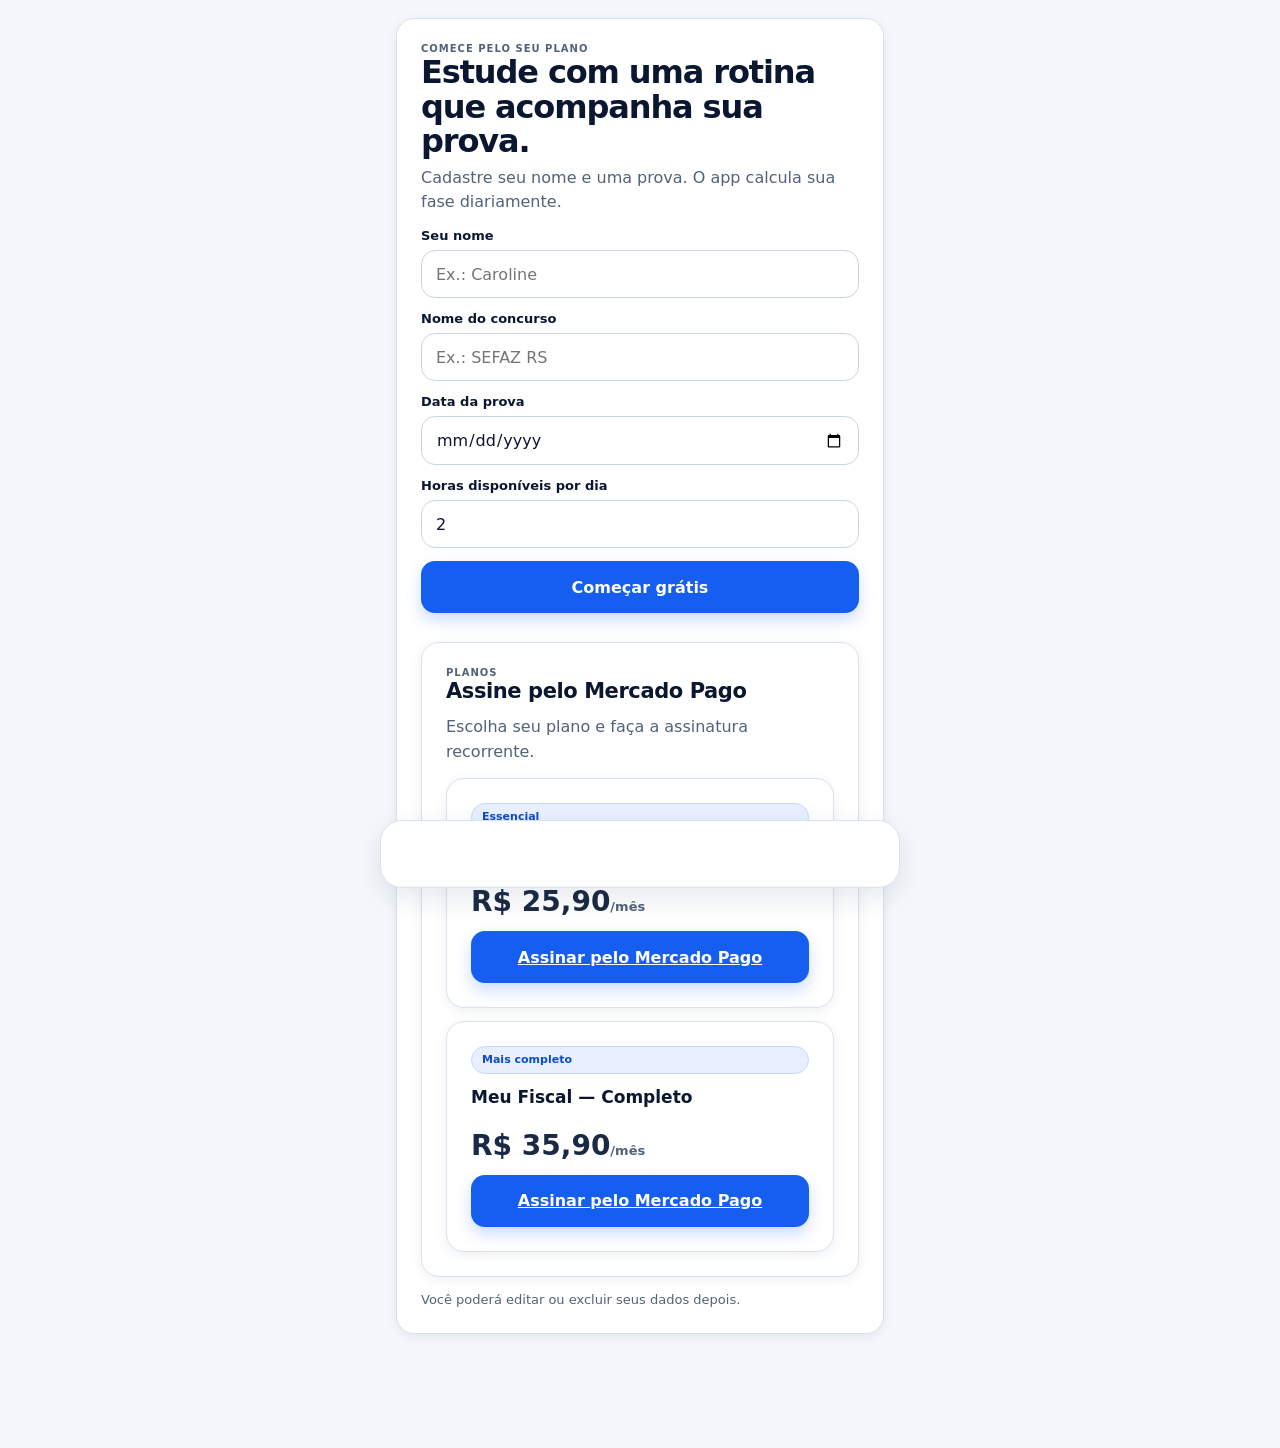
<file: index.html>
<!doctype html>
<html lang="pt-BR">
<head>
  <meta name="google-site-verification" content="tLV6CnkgWl5jyNvyuK_n1N92N2wiWsqDe9_g-bWSBas" />
  <meta charset="utf-8">
  <meta name="msvalidate.01" content="6B2F4A2358190A5187FAB995C3D959BA" />
  <meta name="viewport" content="width=device-width, initial-scale=1, viewport-fit=cover">
  <meta name="theme-color" content="#0f172a">
  <meta name="color-scheme" content="light">
  <meta name="mobile-web-app-capable" content="yes">
  <meta name="format-detection" content="telephone=no">
  <meta name="description" content="Organizador de estudos para concursos fiscais, com plano, semana, materiais e acompanhamento da sua preparação.">
  <meta name="application-name" content="Meu Fiscal">
  <meta name="apple-mobile-web-app-capable" content="yes">
  <meta name="apple-mobile-web-app-status-bar-style" content="black-translucent">
  <meta name="apple-mobile-web-app-title" content="Meu Fiscal">
  <link rel="manifest" href="./manifest.webmanifest">
  <title>Meu Fiscal — sua preparação organizada</title>
  <link rel="stylesheet" href="styles.css">
  <script defer src="https://cdn.vercel-insights.com/v1/script.js"></script>
</head>
<body>
  <main id="app" class="app-shell" aria-live="polite"></main>
  <nav id="bottom-nav" class="bottom-nav" aria-label="Navegação principal"></nav>
  <div id="toast" class="toast" role="status" aria-live="polite"></div>
  <script type="module" src="js/app.js"></script>
</body>
</html>
</file>
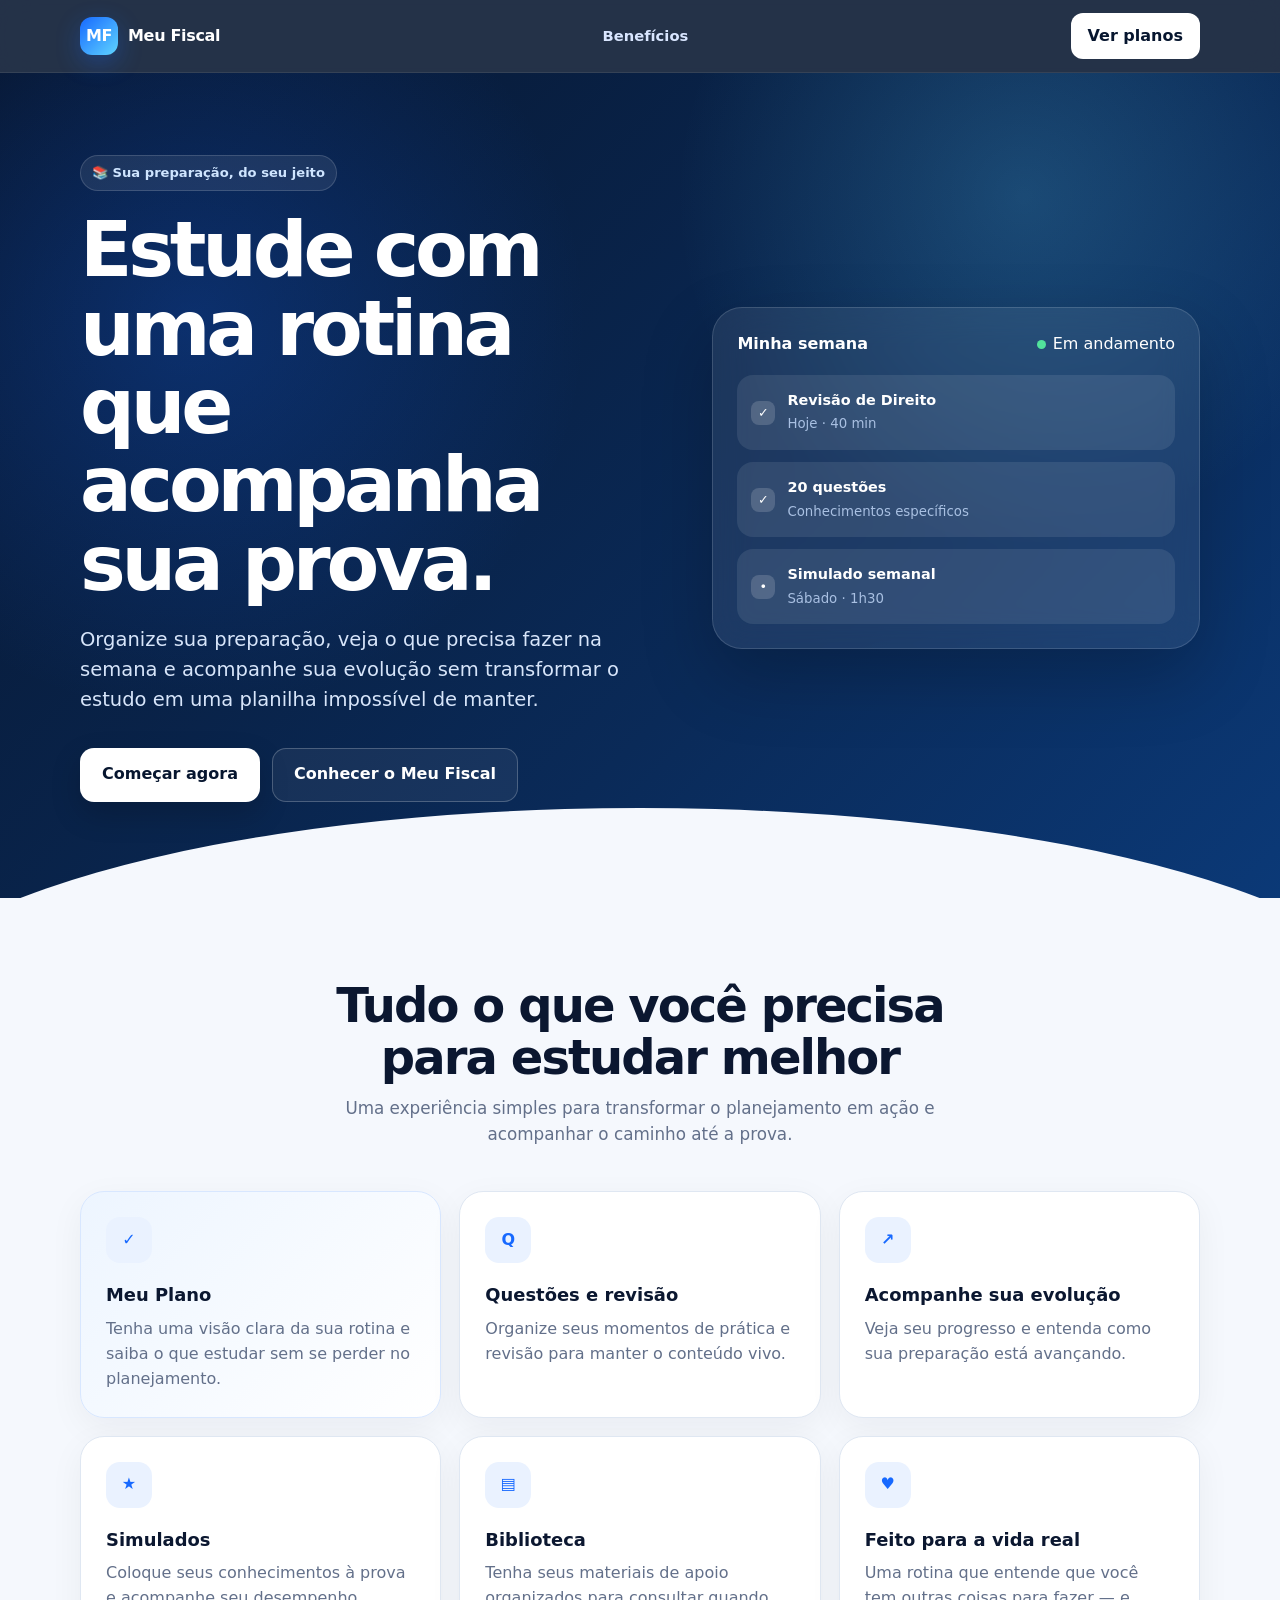
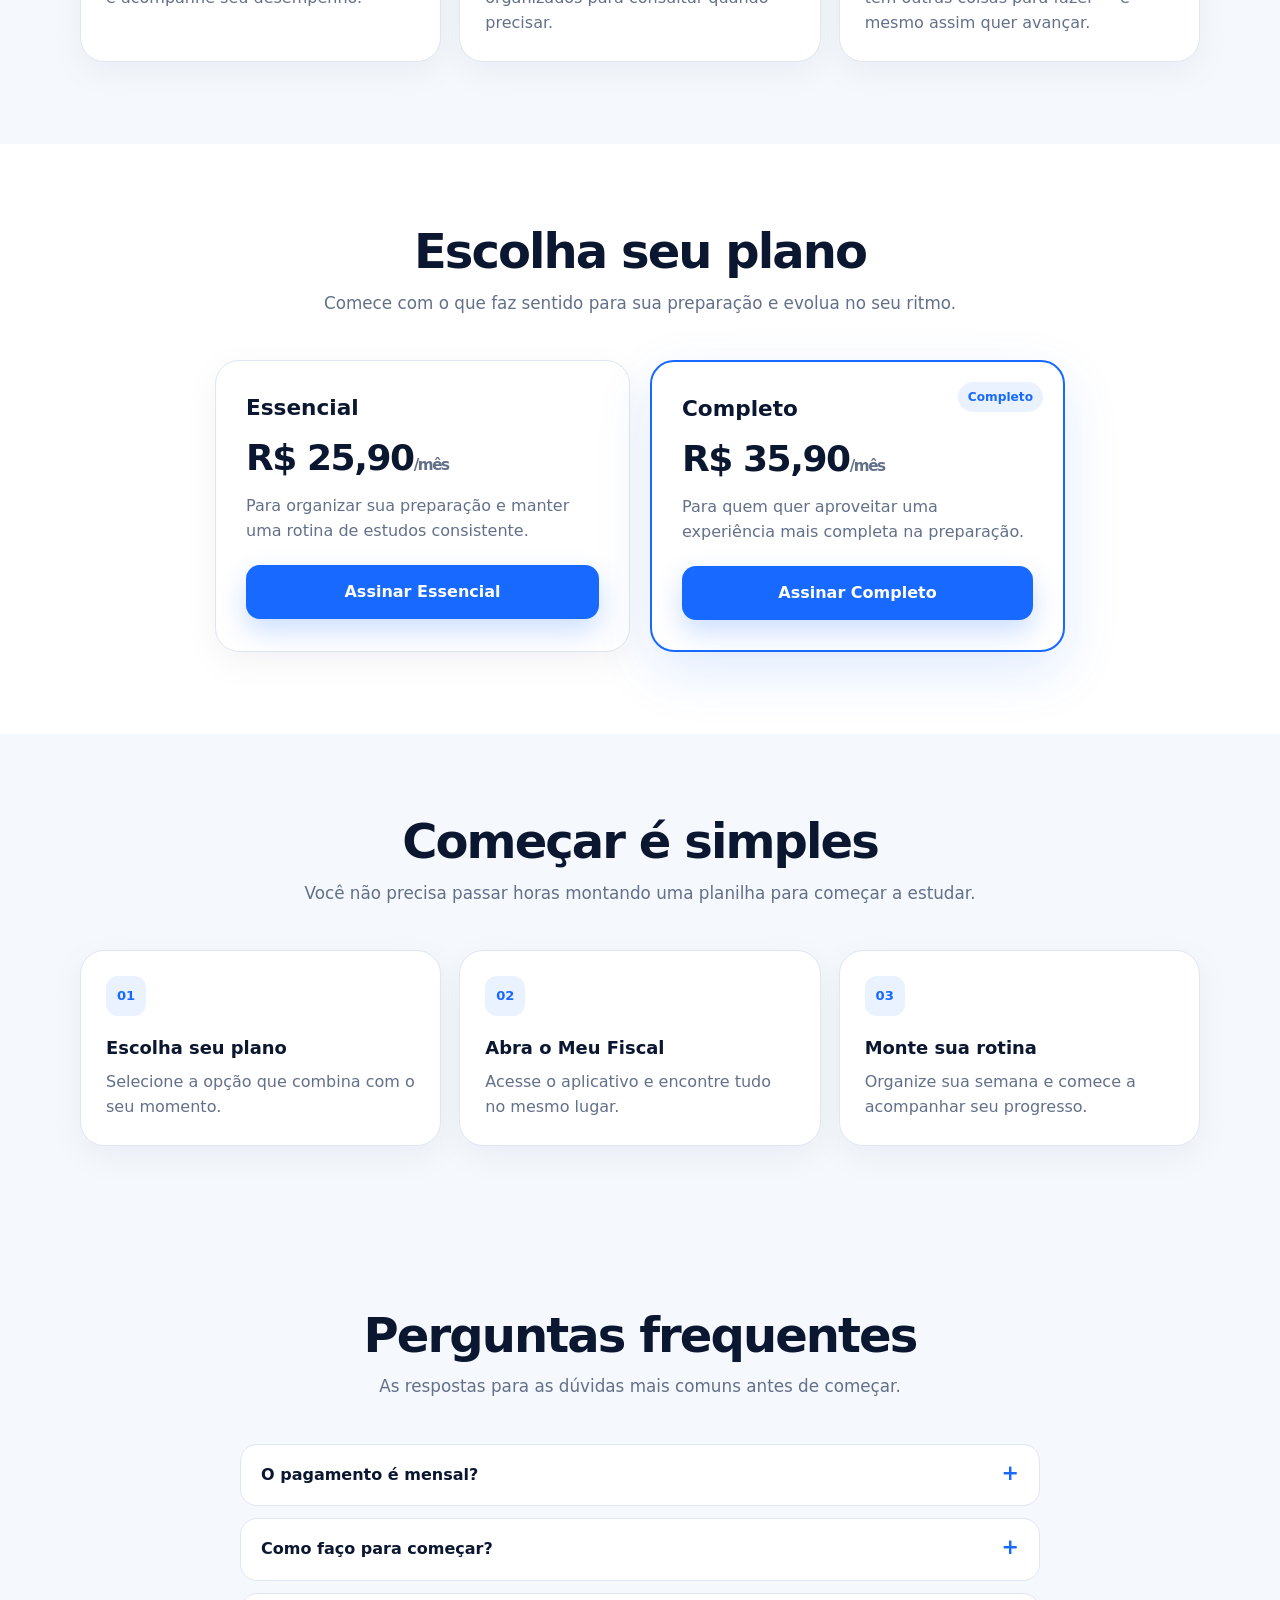
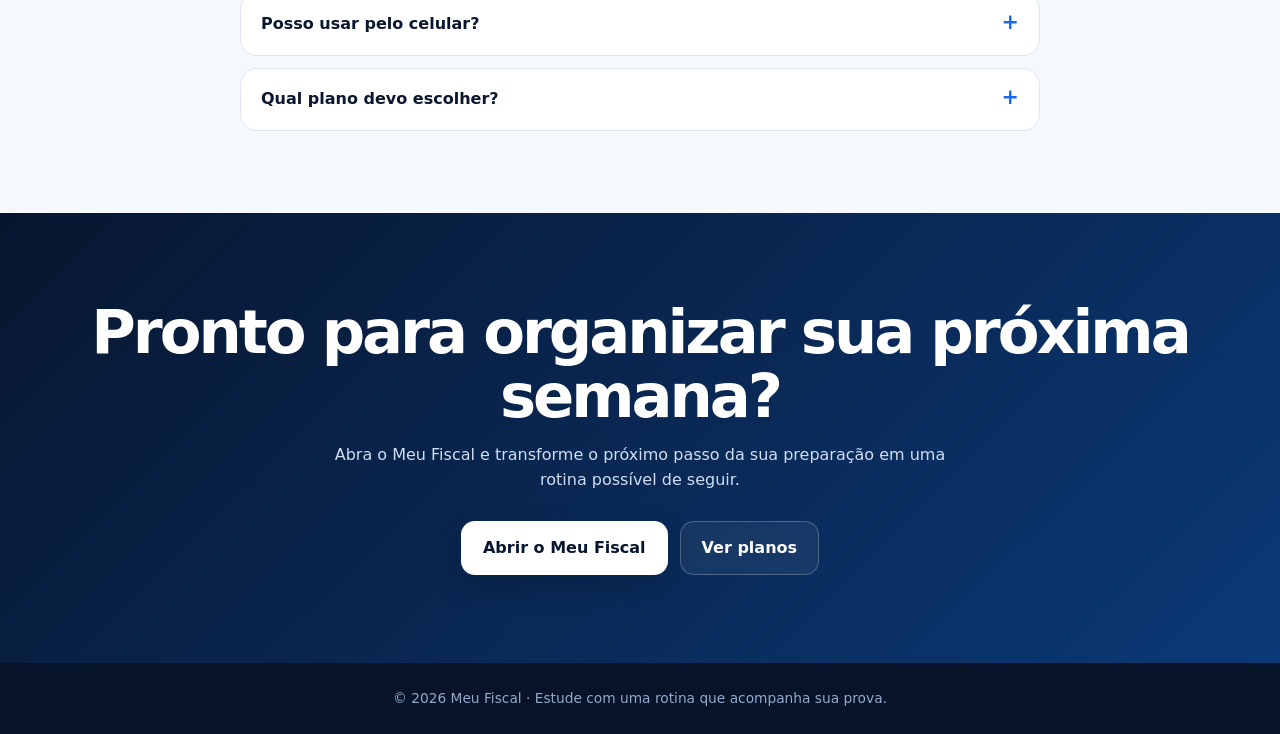
<file: vendas/index.html>
<!DOCTYPE html>
<html lang="pt-BR">
<head>
  <meta charset="UTF-8">
  <meta name="viewport" content="width=device-width, initial-scale=1.0">
  <meta name="description" content="Meu Fiscal — organize sua preparação, acompanhe sua evolução e estude com uma rotina que acompanha sua prova.">
  <title>Meu Fiscal — Estude com uma rotina que acompanha sua prova</title>
  <script defer src="https://cdn.vercel-insights.com/v1/script.js"></script>
  <style>
    :root{
      --navy:#07162f;
      --navy-2:#0b2145;
      --blue:#1769ff;
      --blue-2:#4f8cff;
      --cyan:#5fd4ff;
      --bg:#f5f8fd;
      --surface:#ffffff;
      --text:#0b1730;
      --muted:#63708a;
      --line:#dfe7f2;
      --success:#16a46a;
      --shadow:0 20px 60px rgba(7,22,47,.10);
      --radius:24px;
    }
    *{box-sizing:border-box}
    html{scroll-behavior:smooth}
    body{
      margin:0;
      font-family:Inter,ui-sans-serif,system-ui,-apple-system,BlinkMacSystemFont,"Segoe UI",sans-serif;
      color:var(--text);
      background:var(--bg);
      line-height:1.55;
    }
    a{text-decoration:none;color:inherit}
    .container{width:min(1120px,calc(100% - 32px));margin:auto}
    .nav{
      position:sticky;top:0;z-index:50;
      background:rgba(7,22,47,.88);
      backdrop-filter:blur(16px);
      border-bottom:1px solid rgba(255,255,255,.08);
    }
    .nav-inner{height:72px;display:flex;align-items:center;justify-content:space-between;gap:20px}
    .brand{display:flex;align-items:center;gap:10px;color:#fff;font-weight:800;letter-spacing:-.02em}
    .brand-mark{
      width:38px;height:38px;border-radius:12px;
      display:grid;place-items:center;
      background:linear-gradient(135deg,var(--blue),var(--cyan));
      color:#fff;font-weight:900;
      box-shadow:0 8px 24px rgba(23,105,255,.3)
    }
    .nav-link{color:#d9e6ff;font-size:.92rem;font-weight:650}
    .nav-cta{background:#fff;color:var(--navy);padding:11px 17px;border-radius:12px;font-weight:800}
    .hero{
      position:relative;overflow:hidden;color:#fff;
      background:
        radial-gradient(circle at 80% 15%,rgba(95,212,255,.20),transparent 28%),
        radial-gradient(circle at 15% 30%,rgba(23,105,255,.25),transparent 32%),
        linear-gradient(135deg,var(--navy),#0a2a58 62%,#0b3977);
      padding:82px 0 96px;
    }
    .hero:after{
      content:"";position:absolute;inset:auto -10% -130px;
      height:220px;background:var(--bg);border-radius:50% 50% 0 0/100% 100% 0 0;
    }
    .hero-grid{display:grid;grid-template-columns:1.08fr .92fr;align-items:center;gap:60px;position:relative;z-index:2}
    .eyebrow{
      display:inline-flex;align-items:center;gap:8px;
      padding:7px 11px;border:1px solid rgba(255,255,255,.15);
      background:rgba(255,255,255,.08);border-radius:999px;
      color:#cfe5ff;font-size:.82rem;font-weight:750;margin-bottom:20px
    }
    h1{font-size:clamp(2.65rem,6vw,5rem);line-height:1.02;letter-spacing:-.055em;margin:0 0 22px;max-width:760px}
    .hero p{font-size:clamp(1.03rem,2vw,1.22rem);color:#d7e5fa;max-width:650px;margin:0 0 32px}
    .actions{display:flex;flex-wrap:wrap;gap:12px}
    .btn{
      min-height:54px;padding:0 21px;border-radius:14px;
      display:inline-flex;align-items:center;justify-content:center;
      font-weight:850;border:1px solid transparent;transition:.2s;
    }
    .btn:hover{transform:translateY(-2px)}
    .btn-primary{background:#fff;color:var(--navy);box-shadow:0 12px 30px rgba(0,0,0,.18)}
    .btn-secondary{border-color:rgba(255,255,255,.22);color:#fff;background:rgba(255,255,255,.06)}
    .hero-card{
      background:rgba(255,255,255,.08);border:1px solid rgba(255,255,255,.14);
      border-radius:30px;padding:24px;box-shadow:0 28px 70px rgba(0,0,0,.22);
      backdrop-filter:blur(18px)
    }
    .mock-head{display:flex;justify-content:space-between;align-items:center;margin-bottom:18px}
    .mock-title{font-weight:800}.dot{width:9px;height:9px;background:#52e39c;border-radius:50%;display:inline-block;margin-right:7px}
    .week{display:grid;gap:12px}
    .task{
      display:flex;align-items:center;gap:12px;padding:14px;
      border-radius:16px;background:rgba(255,255,255,.09)
    }
    .check{width:24px;height:24px;border-radius:8px;background:rgba(255,255,255,.16);display:grid;place-items:center;font-size:.8rem}
    .task strong{display:block;font-size:.9rem}.task small{color:#a9c0e2}
    section{padding:82px 0}
    .section-head{text-align:center;max-width:700px;margin:0 auto 44px}
    .section-head h2{font-size:clamp(2rem,4vw,3rem);line-height:1.08;letter-spacing:-.04em;margin:0 0 12px}
    .section-head p{margin:0;color:var(--muted);font-size:1.05rem}
    .benefits{display:grid;grid-template-columns:repeat(3,1fr);gap:18px}
    .card{
      background:var(--surface);border:1px solid var(--line);border-radius:var(--radius);
      padding:25px;box-shadow:0 10px 35px rgba(11,23,48,.05)
    }
    .icon{
      width:46px;height:46px;border-radius:14px;display:grid;place-items:center;
      background:#eaf2ff;color:var(--blue);font-weight:900;margin-bottom:18px
    }
    .card h3{margin:0 0 8px;font-size:1.12rem}.card p{margin:0;color:var(--muted)}
    .highlight{
      background:linear-gradient(135deg,#edf5ff,#fff);
      border:1px solid #d8e7ff
    }
    .plans{background:#fff}
    .plan-grid{display:grid;grid-template-columns:repeat(2,1fr);gap:20px;max-width:850px;margin:auto}
    .plan{position:relative;padding:30px}
    .plan.featured{border:2px solid var(--blue);box-shadow:0 20px 55px rgba(23,105,255,.13)}
    .tag{position:absolute;right:20px;top:20px;padding:6px 10px;border-radius:999px;background:#eaf2ff;color:var(--blue);font-size:.76rem;font-weight:850}
    .plan h3{font-size:1.35rem;margin:0 0 6px}.price{font-size:2.25rem;font-weight:900;letter-spacing:-.04em;margin:0 0 8px}.price span{font-size:.95rem;color:var(--muted);font-weight:600}
    .plan p{color:var(--muted);margin:0 0 22px}
    .plan .btn{width:100%}.btn-blue{background:var(--blue);color:#fff;box-shadow:0 12px 28px rgba(23,105,255,.22)}
    .steps{display:grid;grid-template-columns:repeat(3,1fr);gap:18px;counter-reset:step}
    .step{position:relative}.number{font-size:.82rem;font-weight:900;color:var(--blue);margin-bottom:18px}
    .number:before{counter-increment:step;content:"0" counter(step);display:inline-flex;width:40px;height:40px;align-items:center;justify-content:center;border-radius:12px;background:#eaf2ff;margin-right:10px}
    .faq{max-width:800px;margin:auto;display:grid;gap:12px}
    details{background:#fff;border:1px solid var(--line);border-radius:17px;padding:18px 20px}
    summary{cursor:pointer;font-weight:800;list-style:none;display:flex;justify-content:space-between;gap:15px}
    summary::-webkit-details-marker{display:none}
    summary:after{content:"+";color:var(--blue);font-size:1.3rem;line-height:1}
    details[open] summary:after{content:"−"}
    details p{color:var(--muted);margin:14px 0 0}
    .final{
      color:#fff;background:linear-gradient(135deg,var(--navy),#0b3977);
      text-align:center;padding:88px 0
    }
    .final h2{font-size:clamp(2.2rem,5vw,3.8rem);letter-spacing:-.05em;line-height:1.05;margin:0 0 15px}
    .final p{color:#cfdef3;max-width:620px;margin:0 auto 28px}
    footer{background:#061329;color:#94a9c9;padding:25px 0;text-align:center;font-size:.86rem}
    @media(max-width:800px){
      .nav-link{display:none}.nav-inner{height:64px}.hero{padding:58px 0 82px}
      .hero-grid{grid-template-columns:1fr;gap:35px}.hero-card{max-width:560px}
      .benefits,.steps,.plan-grid{grid-template-columns:1fr}
      section{padding:64px 0}.card{padding:22px}
    }
    @media(max-width:520px){
      .container{width:min(100% - 24px,1120px)}
      h1{font-size:2.65rem}.hero p{font-size:1rem}
      .actions{display:grid;grid-template-columns:1fr}.btn{width:100%}
      .hero-card{padding:18px;border-radius:22px}.plan{padding:24px}
      .section-head{margin-bottom:30px}
    }
  </style>
</head>
<body>
  <header class="nav">
    <div class="container nav-inner">
      <a class="brand" href="#top" aria-label="Meu Fiscal">
        <span class="brand-mark">MF</span><span>Meu Fiscal</span>
      </a>
      <nav><a class="nav-link" href="#beneficios">Benefícios</a></nav>
      <a class="nav-cta" href="#planos">Ver planos</a>
    </div>
  </header>

  <main id="top">
    <section class="hero">
      <div class="container hero-grid">
        <div>
          <div class="eyebrow">📚 Sua preparação, do seu jeito</div>
          <h1>Estude com uma rotina que acompanha sua prova.</h1>
          <p>Organize sua preparação, veja o que precisa fazer na semana e acompanhe sua evolução sem transformar o estudo em uma planilha impossível de manter.</p>
          <div class="actions">
            <a class="btn btn-primary" href="#planos">Começar agora</a>
            <a class="btn btn-secondary" href="https://meufiscalestudos.vercel.app/">Conhecer o Meu Fiscal</a>
          </div>
        </div>
        <div class="hero-card" aria-label="Prévia da rotina semanal">
          <div class="mock-head"><span class="mock-title">Minha semana</span><span><i class="dot"></i>Em andamento</span></div>
          <div class="week">
            <div class="task"><span class="check">✓</span><div><strong>Revisão de Direito</strong><small>Hoje · 40 min</small></div></div>
            <div class="task"><span class="check">✓</span><div><strong>20 questões</strong><small>Conhecimentos específicos</small></div></div>
            <div class="task"><span class="check">•</span><div><strong>Simulado semanal</strong><small>Sábado · 1h30</small></div></div>
          </div>
        </div>
      </div>
    </section>

    <section id="beneficios">
      <div class="container">
        <div class="section-head">
          <h2>Tudo o que você precisa para estudar melhor</h2>
          <p>Uma experiência simples para transformar o planejamento em ação e acompanhar o caminho até a prova.</p>
        </div>
        <div class="benefits">
          <article class="card highlight"><div class="icon">✓</div><h3>Meu Plano</h3><p>Tenha uma visão clara da sua rotina e saiba o que estudar sem se perder no planejamento.</p></article>
          <article class="card"><div class="icon">Q</div><h3>Questões e revisão</h3><p>Organize seus momentos de prática e revisão para manter o conteúdo vivo.</p></article>
          <article class="card"><div class="icon">↗</div><h3>Acompanhe sua evolução</h3><p>Veja seu progresso e entenda como sua preparação está avançando.</p></article>
          <article class="card"><div class="icon">★</div><h3>Simulados</h3><p>Coloque seus conhecimentos à prova e acompanhe seu desempenho.</p></article>
          <article class="card"><div class="icon">▤</div><h3>Biblioteca</h3><p>Tenha seus materiais de apoio organizados para consultar quando precisar.</p></article>
          <article class="card"><div class="icon">♥</div><h3>Feito para a vida real</h3><p>Uma rotina que entende que você tem outras coisas para fazer — e mesmo assim quer avançar.</p></article>
        </div>
      </div>
    </section>

    <section id="planos" class="plans">
      <div class="container">
        <div class="section-head">
          <h2>Escolha seu plano</h2>
          <p>Comece com o que faz sentido para sua preparação e evolua no seu ritmo.</p>
        </div>
        <div class="plan-grid">
          <article class="card plan">
            <h3>Essencial</h3>
            <div class="price">R$ 25,90<span>/mês</span></div>
            <p>Para organizar sua preparação e manter uma rotina de estudos consistente.</p>
            <a class="btn btn-blue" href="https://mpago.la/21zCjoG" target="_blank" rel="noopener">Assinar Essencial</a>
          </article>
          <article class="card plan featured">
            <span class="tag">Completo</span>
            <h3>Completo</h3>
            <div class="price">R$ 35,90<span>/mês</span></div>
            <p>Para quem quer aproveitar uma experiência mais completa na preparação.</p>
            <a class="btn btn-blue" href="https://mpago.la/1VVJ6g5" target="_blank" rel="noopener">Assinar Completo</a>
          </article>
        </div>
      </div>
    </section>

    <section>
      <div class="container">
        <div class="section-head">
          <h2>Começar é simples</h2>
          <p>Você não precisa passar horas montando uma planilha para começar a estudar.</p>
        </div>
        <div class="steps">
          <article class="card step"><div class="number"></div><h3>Escolha seu plano</h3><p>Selecione a opção que combina com o seu momento.</p></article>
          <article class="card step"><div class="number"></div><h3>Abra o Meu Fiscal</h3><p>Acesse o aplicativo e encontre tudo no mesmo lugar.</p></article>
          <article class="card step"><div class="number"></div><h3>Monte sua rotina</h3><p>Organize sua semana e comece a acompanhar seu progresso.</p></article>
        </div>
      </div>
    </section>

    <section id="faq">
      <div class="container">
        <div class="section-head">
          <h2>Perguntas frequentes</h2>
          <p>As respostas para as dúvidas mais comuns antes de começar.</p>
        </div>
        <div class="faq">
          <details><summary>O pagamento é mensal?</summary><p>Sim. Os planos são apresentados com cobrança mensal.</p></details>
          <details><summary>Como faço para começar?</summary><p>Escolha seu plano, faça a assinatura e depois acesse o Meu Fiscal pelo aplicativo.</p></details>
          <details><summary>Posso usar pelo celular?</summary><p>Sim. O Meu Fiscal foi pensado para funcionar muito bem no celular, além de também poder ser acessado no desktop.</p></details>
          <details><summary>Qual plano devo escolher?</summary><p>Escolha o Essencial se você quer começar com uma rotina mais enxuta. O Completo é indicado para quem quer uma experiência mais completa de preparação.</p></details>
        </div>
      </div>
    </section>

    <section class="final">
      <div class="container">
        <h2>Pronto para organizar sua próxima semana?</h2>
        <p>Abra o Meu Fiscal e transforme o próximo passo da sua preparação em uma rotina possível de seguir.</p>
        <div class="actions" style="justify-content:center">
          <a class="btn btn-primary" href="https://meu-fiscal-mp-na-tela-inicial.vercel.app/" target="_blank" rel="noopener">Abrir o Meu Fiscal</a>
          <a class="btn btn-secondary" href="#planos">Ver planos</a>
        </div>
      </div>
    </section>
  </main>

  <footer>
    <div class="container">© 2026 Meu Fiscal · Estude com uma rotina que acompanha sua prova.</div>
  </footer>
</body>
</html>
</file>
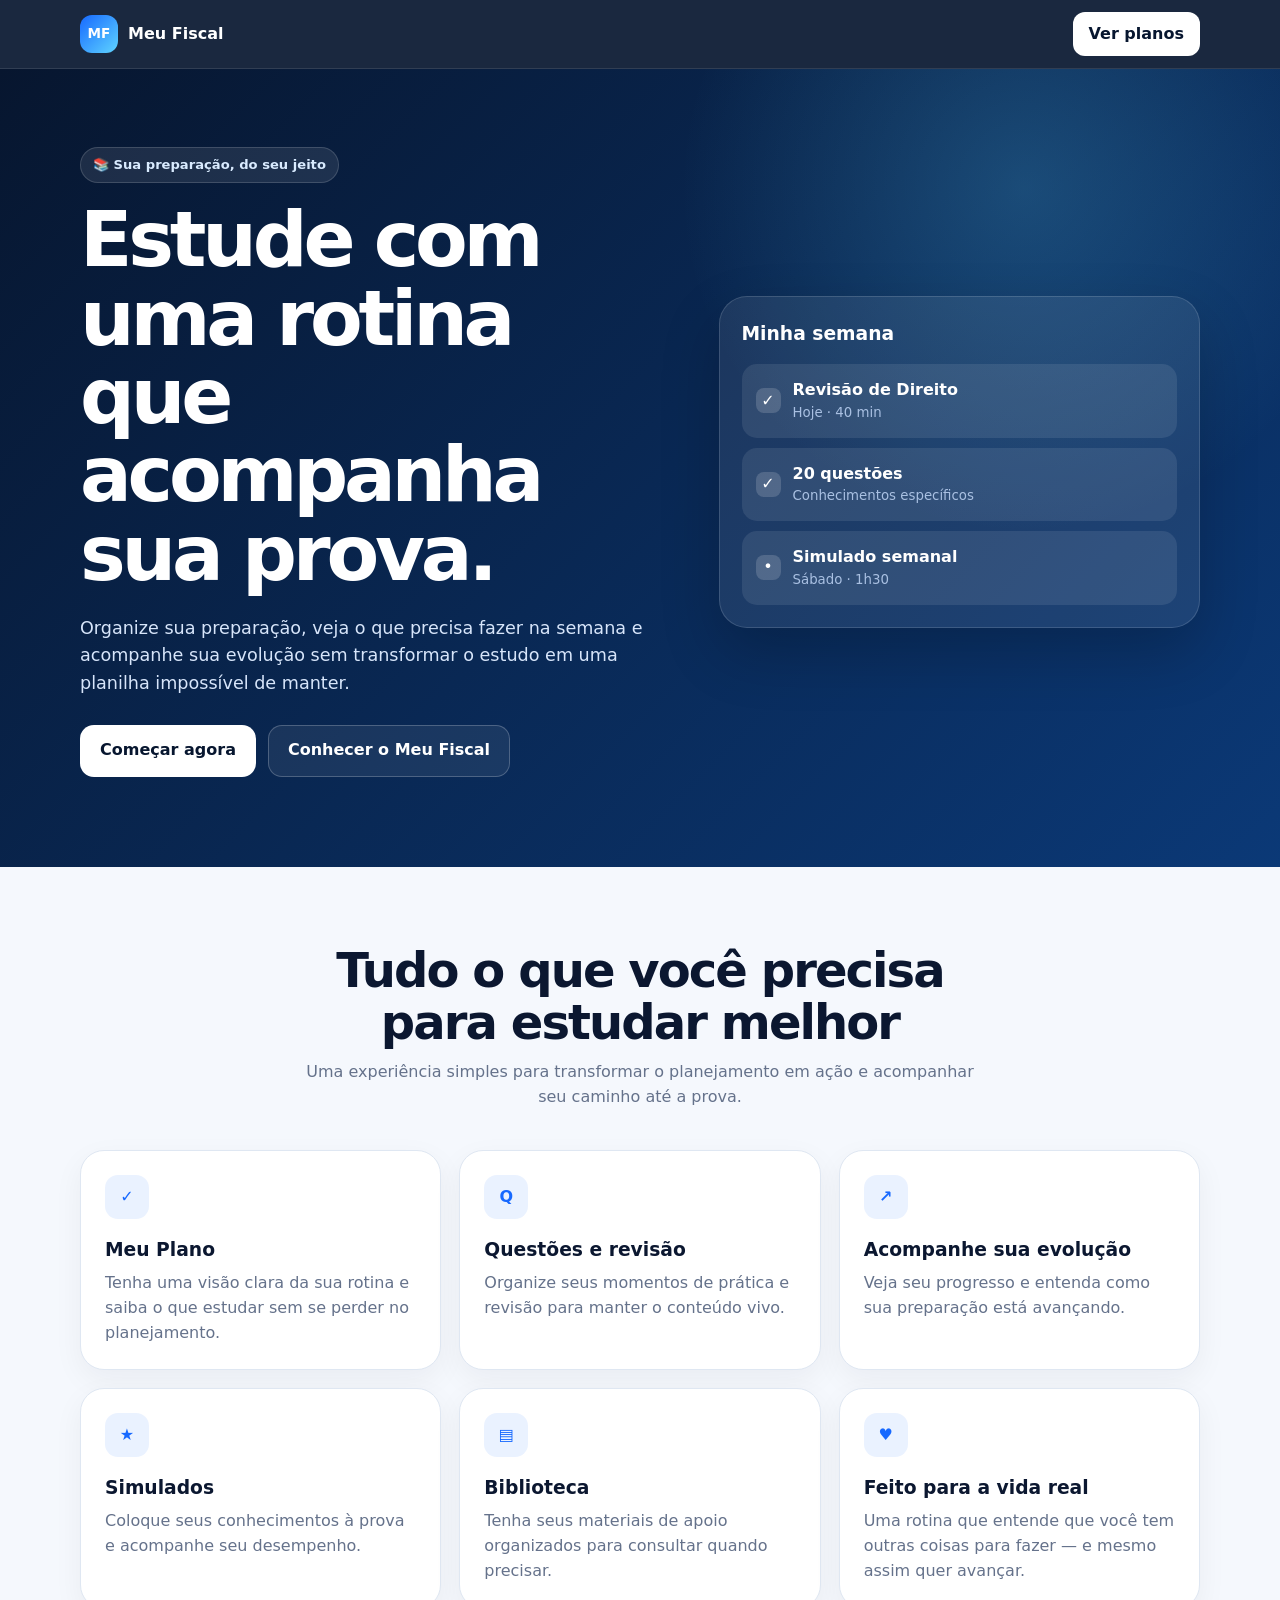
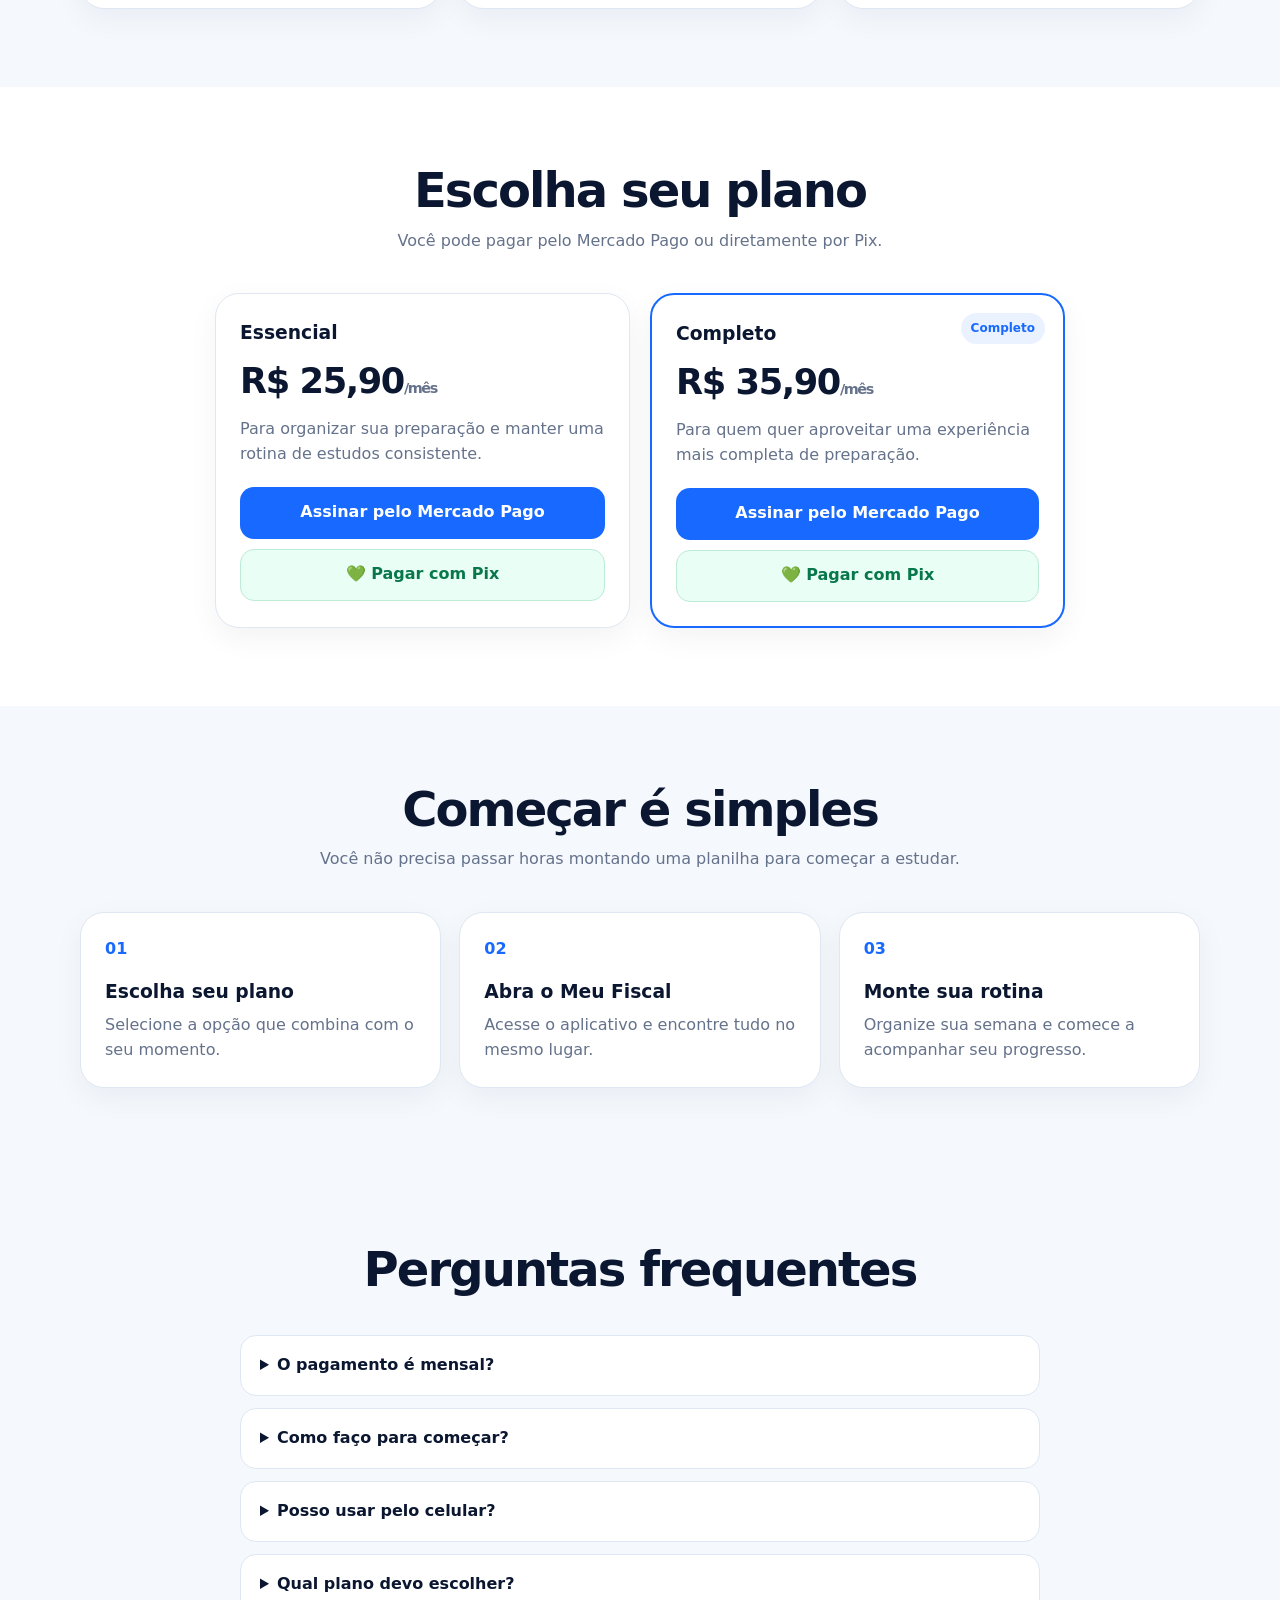
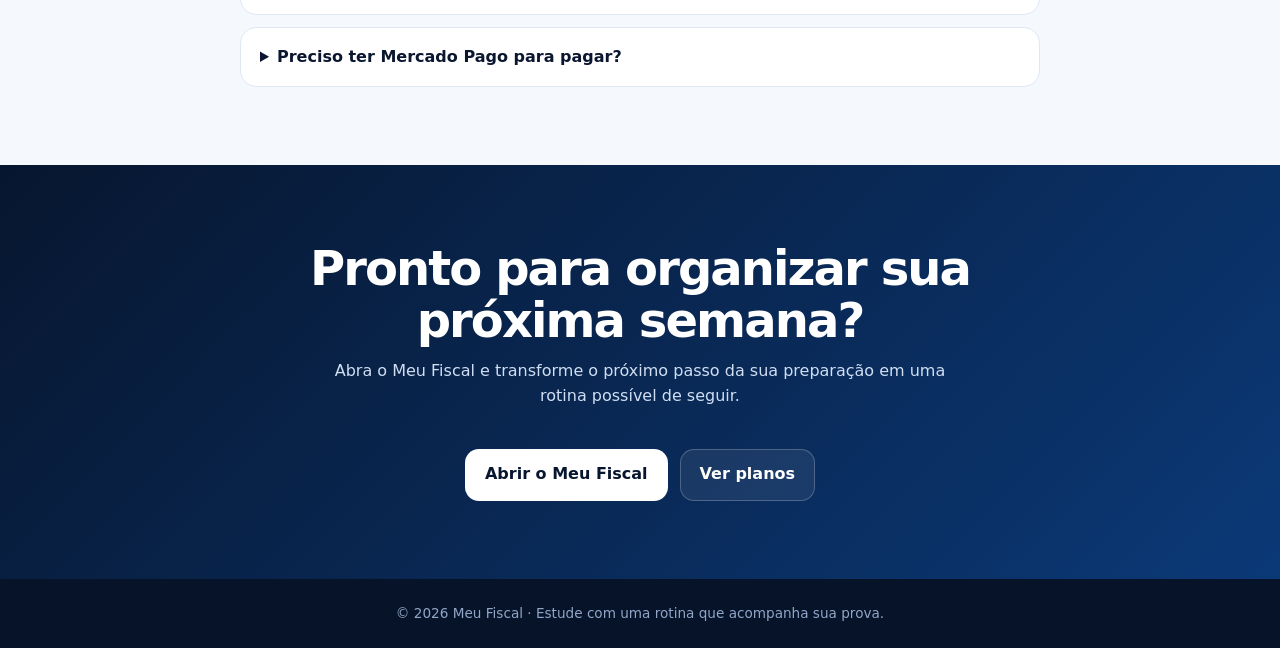
<file: meu-fiscal-pagina-vendas-pix.html>
<!DOCTYPE html>
<html lang="pt-BR">
<head>
<meta charset="UTF-8"><meta name="viewport" content="width=device-width, initial-scale=1.0">
<meta name="description" content="Meu Fiscal — organize sua preparação, acompanhe sua evolução e estude com uma rotina que acompanha sua prova.">
<title>Meu Fiscal — Página de vendas</title>
<style>
:root{--navy:#07162f;--blue:#1769ff;--cyan:#5fd4ff;--bg:#f5f8fd;--text:#0b1730;--muted:#65728b;--line:#dfe7f2}
*{box-sizing:border-box}html{scroll-behavior:smooth}body{margin:0;font-family:Inter,system-ui,-apple-system,BlinkMacSystemFont,"Segoe UI",sans-serif;color:var(--text);background:var(--bg);line-height:1.55}a{color:inherit;text-decoration:none}button{font:inherit}
.container{width:min(1120px,calc(100% - 28px));margin:auto}.nav{position:sticky;top:0;z-index:20;background:rgba(7,22,47,.92);backdrop-filter:blur(15px);border-bottom:1px solid rgba(255,255,255,.1)}.navin{height:68px;display:flex;align-items:center;justify-content:space-between}.brand{display:flex;gap:10px;align-items:center;color:white;font-weight:850}.mark{width:38px;height:38px;border-radius:12px;display:grid;place-items:center;background:linear-gradient(135deg,var(--blue),var(--cyan));font-size:.85rem}.navbtn{background:white;color:var(--navy);padding:10px 16px;border-radius:12px;font-weight:800}
.hero{color:white;background:radial-gradient(circle at 80% 15%,rgba(95,212,255,.2),transparent 28%),linear-gradient(135deg,var(--navy),#0b3977);padding:78px 0 90px}.hero-grid{display:grid;grid-template-columns:1.1fr .9fr;gap:50px;align-items:center}.pill{display:inline-block;padding:7px 12px;border-radius:999px;background:rgba(255,255,255,.09);border:1px solid rgba(255,255,255,.15);color:#d9ebff;font-size:.82rem;font-weight:750;margin-bottom:18px}h1{font-size:clamp(2.7rem,6vw,5rem);line-height:1.02;letter-spacing:-.055em;margin:0 0 22px}.hero p{font-size:1.1rem;color:#d7e5fa;max-width:650px;margin:0 0 28px}
.actions{display:flex;gap:12px;flex-wrap:wrap}.btn{min-height:52px;padding:0 19px;border-radius:14px;border:1px solid transparent;display:inline-flex;align-items:center;justify-content:center;font-weight:850;cursor:pointer;transition:.2s}.btn:hover{transform:translateY(-2px)}.primary{background:white;color:var(--navy)}.blue{background:var(--blue);color:white}.outline{background:rgba(255,255,255,.07);border-color:rgba(255,255,255,.22);color:white}
.preview{background:rgba(255,255,255,.08);border:1px solid rgba(255,255,255,.14);border-radius:28px;padding:22px;box-shadow:0 25px 60px rgba(0,0,0,.2)}.preview h3{margin:0 0 16px}.task{display:flex;gap:12px;align-items:center;padding:14px;border-radius:15px;background:rgba(255,255,255,.09);margin-top:10px}.check{width:25px;height:25px;border-radius:8px;background:rgba(255,255,255,.16);display:grid;place-items:center}.task small{display:block;color:#a9c0e2}
section{padding:78px 0}.head{text-align:center;max-width:700px;margin:0 auto 40px}.head h2{font-size:clamp(2rem,4vw,3rem);line-height:1.08;letter-spacing:-.04em;margin:0 0 12px}.head p{margin:0;color:var(--muted)}
.cards{display:grid;grid-template-columns:repeat(3,1fr);gap:18px}.card{background:white;border:1px solid var(--line);border-radius:24px;padding:24px;box-shadow:0 10px 30px rgba(11,23,48,.05)}.icon{width:44px;height:44px;border-radius:13px;background:#eaf2ff;color:var(--blue);display:grid;place-items:center;font-weight:900;margin-bottom:16px}.card h3{margin:0 0 7px}.card p{margin:0;color:var(--muted)}
.plans{background:white}.plan-grid{display:grid;grid-template-columns:repeat(2,1fr);gap:20px;max-width:850px;margin:auto}.plan{position:relative}.plan.featured{border:2px solid var(--blue)}.tag{position:absolute;right:18px;top:18px;background:#eaf2ff;color:var(--blue);padding:6px 10px;border-radius:999px;font-size:.75rem;font-weight:850}.price{font-size:2.2rem;font-weight:900;letter-spacing:-.04em;margin:5px 0 8px}.price span{font-size:.9rem;color:var(--muted);font-weight:600}.plan-actions{display:grid;gap:10px;margin-top:20px}.pix-btn{background:#e9fff5;color:#08784c;border:1px solid #bcebd6}
.steps{display:grid;grid-template-columns:repeat(3,1fr);gap:18px}.num{color:var(--blue);font-weight:900;margin-bottom:15px}.faq{max-width:800px;margin:auto;display:grid;gap:12px}details{background:white;border:1px solid var(--line);border-radius:16px;padding:17px 19px}summary{cursor:pointer;font-weight:800}details p{color:var(--muted);margin:12px 0 0}.final{background:linear-gradient(135deg,var(--navy),#0b3977);color:white;text-align:center}.final p{color:#d0def2;max-width:620px;margin:0 auto 26px}footer{background:#061329;color:#91a6c7;text-align:center;padding:24px;font-size:.85rem}
.modal{display:none;position:fixed;inset:0;z-index:100;background:rgba(3,12,28,.75);padding:18px;align-items:center;justify-content:center}.modal.show{display:flex}.modalbox{width:min(460px,100%);background:white;border-radius:25px;padding:24px;text-align:center;position:relative;box-shadow:0 30px 90px rgba(0,0,0,.3)}.close{position:absolute;right:15px;top:12px;border:0;background:#edf2f8;width:36px;height:36px;border-radius:50%;cursor:pointer;font-size:1.3rem}.modalbox h3{margin:8px 30px 4px;font-size:1.45rem}.amount{font-size:1.8rem;font-weight:900;color:var(--blue);margin:4px 0 15px}.qr{width:min(320px,78vw);height:auto;display:block;margin:0 auto 15px;border-radius:18px}.hint{color:var(--muted);font-size:.9rem;margin:0}.pixnote{background:#f3f7ff;border-radius:13px;padding:11px;margin-top:15px;font-size:.85rem;color:#44516a}
@media(max-width:800px){.hero-grid,.cards,.steps,.plan-grid{grid-template-columns:1fr}section{padding:62px 0}.hero{padding:58px 0 70px}.hero-grid{gap:32px}}
@media(max-width:520px){.container{width:calc(100% - 24px)}h1{font-size:2.65rem}.actions{display:grid;grid-template-columns:1fr}.btn{width:100%}.navbtn{padding:9px 12px}}
</style>
</head>
<body>
<header class="nav"><div class="container navin"><a class="brand" href="#top"><span class="mark">MF</span>Meu Fiscal</a><a class="navbtn" href="#planos">Ver planos</a></div></header>
<main id="top">
<section class="hero"><div class="container hero-grid"><div><div class="pill">📚 Sua preparação, do seu jeito</div><h1>Estude com uma rotina que acompanha sua prova.</h1><p>Organize sua preparação, veja o que precisa fazer na semana e acompanhe sua evolução sem transformar o estudo em uma planilha impossível de manter.</p><div class="actions"><a class="btn primary" href="#planos">Começar agora</a><a class="btn outline" href="https://meu-fiscal-mp-na-tela-inicial.vercel.app/" target="_blank" rel="noopener">Conhecer o Meu Fiscal</a></div></div><div class="preview"><h3>Minha semana</h3><div class="task"><span class="check">✓</span><div><strong>Revisão de Direito</strong><small>Hoje · 40 min</small></div></div><div class="task"><span class="check">✓</span><div><strong>20 questões</strong><small>Conhecimentos específicos</small></div></div><div class="task"><span class="check">•</span><div><strong>Simulado semanal</strong><small>Sábado · 1h30</small></div></div></div></div></section>
<section><div class="container"><div class="head"><h2>Tudo o que você precisa para estudar melhor</h2><p>Uma experiência simples para transformar o planejamento em ação e acompanhar seu caminho até a prova.</p></div><div class="cards">
<div class="card"><div class="icon">✓</div><h3>Meu Plano</h3><p>Tenha uma visão clara da sua rotina e saiba o que estudar sem se perder no planejamento.</p></div>
<div class="card"><div class="icon">Q</div><h3>Questões e revisão</h3><p>Organize seus momentos de prática e revisão para manter o conteúdo vivo.</p></div>
<div class="card"><div class="icon">↗</div><h3>Acompanhe sua evolução</h3><p>Veja seu progresso e entenda como sua preparação está avançando.</p></div>
<div class="card"><div class="icon">★</div><h3>Simulados</h3><p>Coloque seus conhecimentos à prova e acompanhe seu desempenho.</p></div>
<div class="card"><div class="icon">▤</div><h3>Biblioteca</h3><p>Tenha seus materiais de apoio organizados para consultar quando precisar.</p></div>
<div class="card"><div class="icon">♥</div><h3>Feito para a vida real</h3><p>Uma rotina que entende que você tem outras coisas para fazer — e mesmo assim quer avançar.</p></div>
</div></div></section>
<section id="planos" class="plans"><div class="container"><div class="head"><h2>Escolha seu plano</h2><p>Você pode pagar pelo Mercado Pago ou diretamente por Pix.</p></div><div class="plan-grid">
<article class="card plan"><h3>Essencial</h3><div class="price">R$ 25,90<span>/mês</span></div><p>Para organizar sua preparação e manter uma rotina de estudos consistente.</p><div class="plan-actions"><a class="btn blue" href="https://mpago.la/21zCjoG" target="_blank" rel="noopener">Assinar pelo Mercado Pago</a><button class="btn pix-btn" onclick="openPix('Essencial','25,90')">💚 Pagar com Pix</button></div></article>
<article class="card plan featured"><span class="tag">Completo</span><h3>Completo</h3><div class="price">R$ 35,90<span>/mês</span></div><p>Para quem quer aproveitar uma experiência mais completa de preparação.</p><div class="plan-actions"><a class="btn blue" href="https://mpago.la/1VVJ6g5" target="_blank" rel="noopener">Assinar pelo Mercado Pago</a><button class="btn pix-btn" onclick="openPix('Completo','35,90')">💚 Pagar com Pix</button></div></article>
</div></div></section>
<section><div class="container"><div class="head"><h2>Começar é simples</h2><p>Você não precisa passar horas montando uma planilha para começar a estudar.</p></div><div class="steps"><div class="card"><div class="num">01</div><h3>Escolha seu plano</h3><p>Selecione a opção que combina com o seu momento.</p></div><div class="card"><div class="num">02</div><h3>Abra o Meu Fiscal</h3><p>Acesse o aplicativo e encontre tudo no mesmo lugar.</p></div><div class="card"><div class="num">03</div><h3>Monte sua rotina</h3><p>Organize sua semana e comece a acompanhar seu progresso.</p></div></div></div></section>
<section><div class="container"><div class="head"><h2>Perguntas frequentes</h2></div><div class="faq"><details><summary>O pagamento é mensal?</summary><p>Sim. Os planos são apresentados com cobrança mensal.</p></details><details><summary>Como faço para começar?</summary><p>Escolha seu plano, faça a assinatura ou pague pelo Pix e depois acesse o Meu Fiscal.</p></details><details><summary>Posso usar pelo celular?</summary><p>Sim. O Meu Fiscal foi pensado para funcionar muito bem no celular e também no desktop.</p></details><details><summary>Qual plano devo escolher?</summary><p>O Essencial é uma opção mais enxuta. O Completo é para quem quer uma experiência mais completa de preparação.</p></details><details><summary>Preciso ter Mercado Pago para pagar?</summary><p>Não. Agora você também pode escolher a opção de pagamento por Pix diretamente nesta página.</p></details></div></div></section>
<section class="final"><div class="container"><div class="head"><h2>Pronto para organizar sua próxima semana?</h2><p>Abra o Meu Fiscal e transforme o próximo passo da sua preparação em uma rotina possível de seguir.</p></div><div class="actions" style="justify-content:center"><a class="btn primary" href="https://meu-fiscal-mp-na-tela-inicial.vercel.app/" target="_blank" rel="noopener">Abrir o Meu Fiscal</a><a class="btn outline" href="#planos">Ver planos</a></div></div></section>
</main>
<footer>© 2026 Meu Fiscal · Estude com uma rotina que acompanha sua prova.</footer>
<div class="modal" id="pixModal" onclick="if(event.target===this)closePix()"><div class="modalbox"><button class="close" onclick="closePix()" aria-label="Fechar">×</button><h3>Pagar com Pix</h3><div id="planName" style="color:var(--muted);font-weight:700"></div><div class="amount" id="amount"></div><img class="qr" src="[data-uri]" alt="QR Code para pagamento via Pix"><p class="hint">Escaneie o QR Code com o aplicativo do seu banco.</p><div class="pixnote">Confira o valor do plano antes de confirmar o pagamento.</div></div></div>
<script>
function openPix(plan,amount){document.getElementById('planName').textContent='Plano '+plan;document.getElementById('amount').textContent='R$ '+amount;document.getElementById('pixModal').classList.add('show');document.body.style.overflow='hidden'}
function closePix(){document.getElementById('pixModal').classList.remove('show');document.body.style.overflow=''}
document.addEventListener('keydown',e=>{if(e.key==='Escape')closePix()})
</script>
</body></html>
</file>
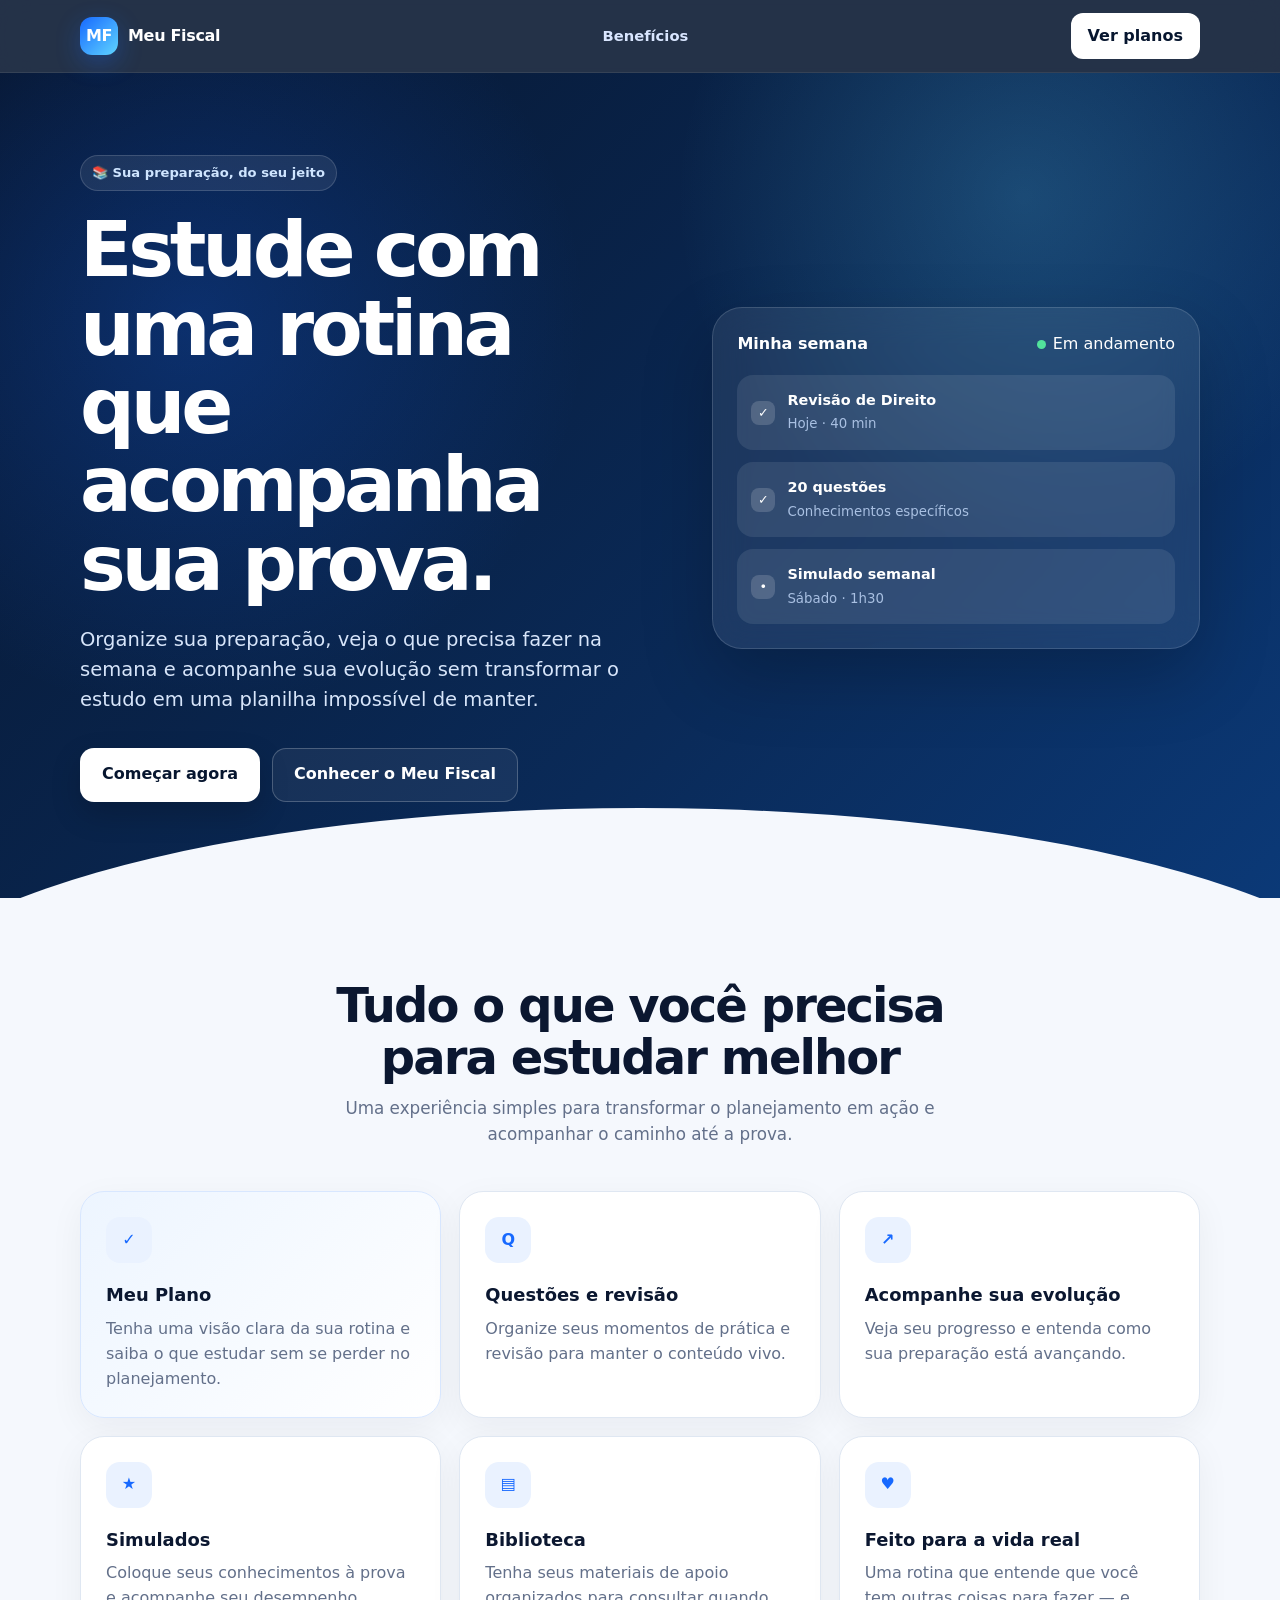
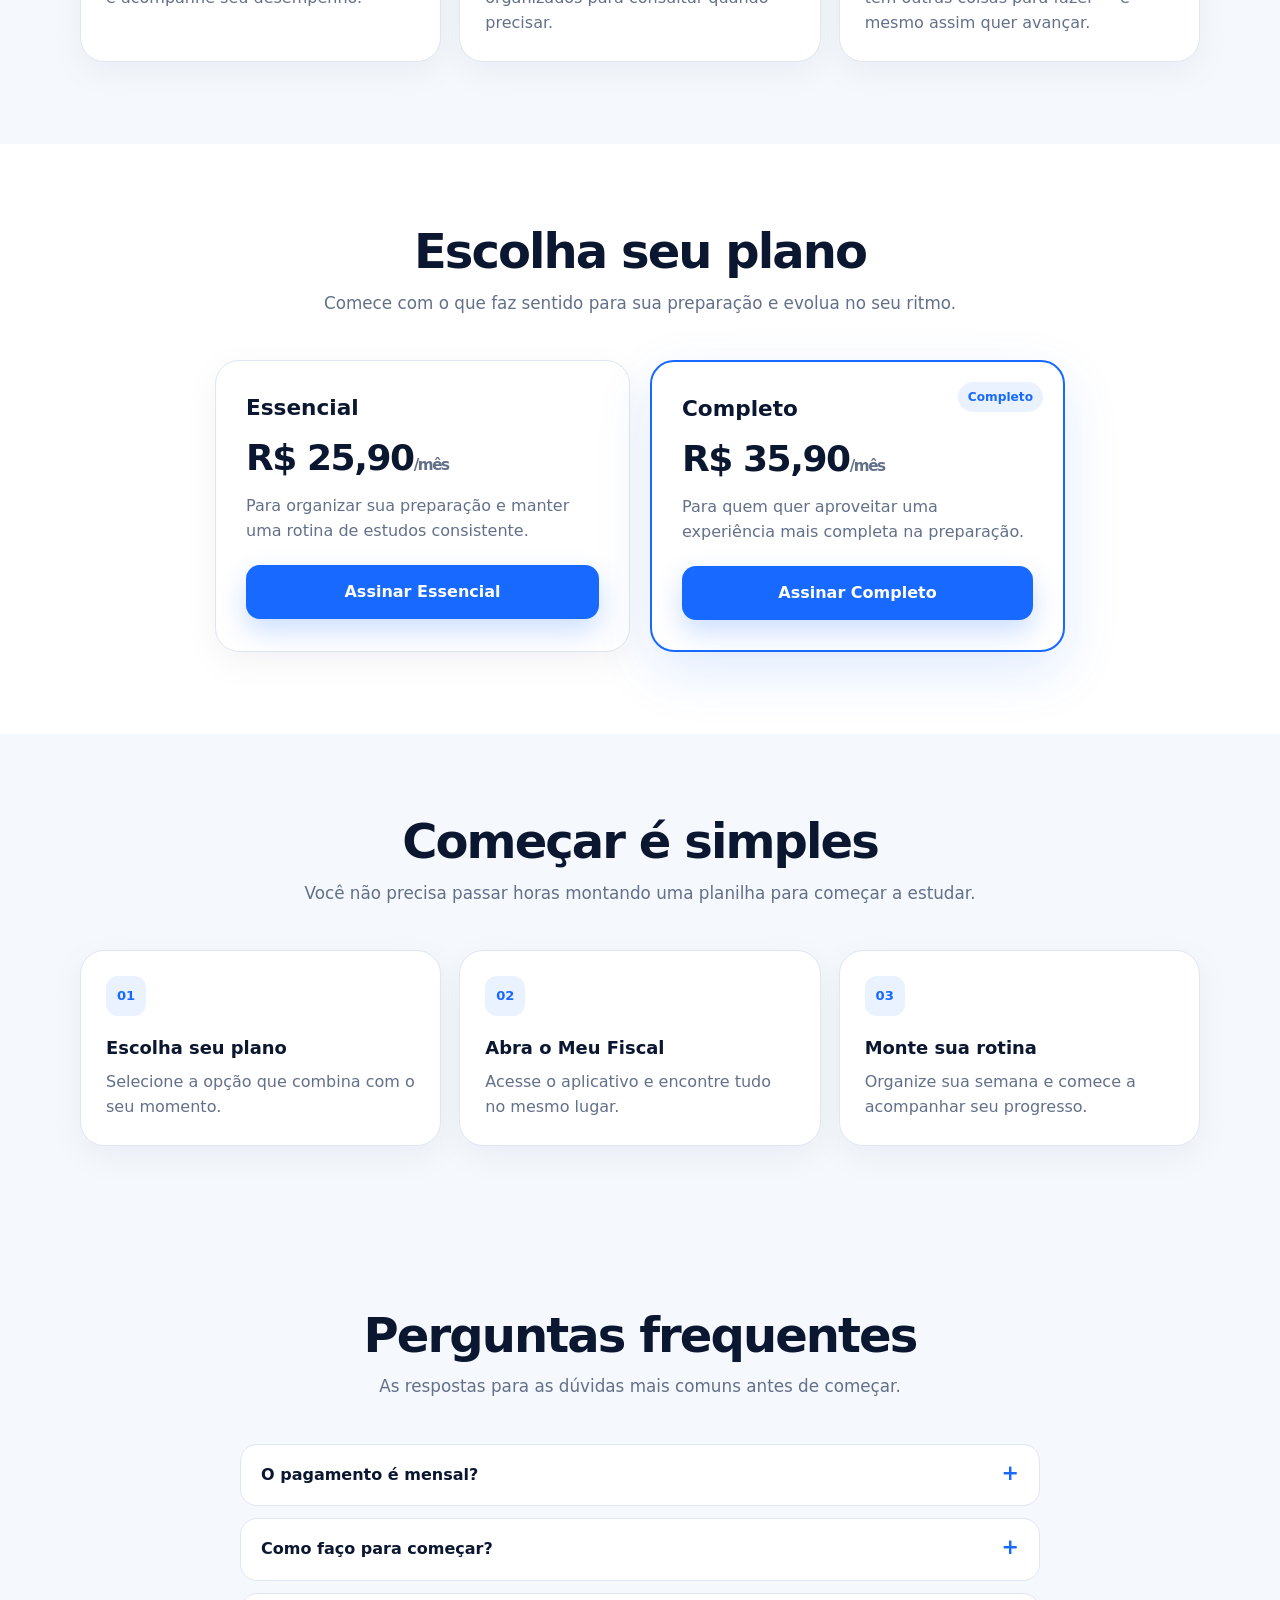
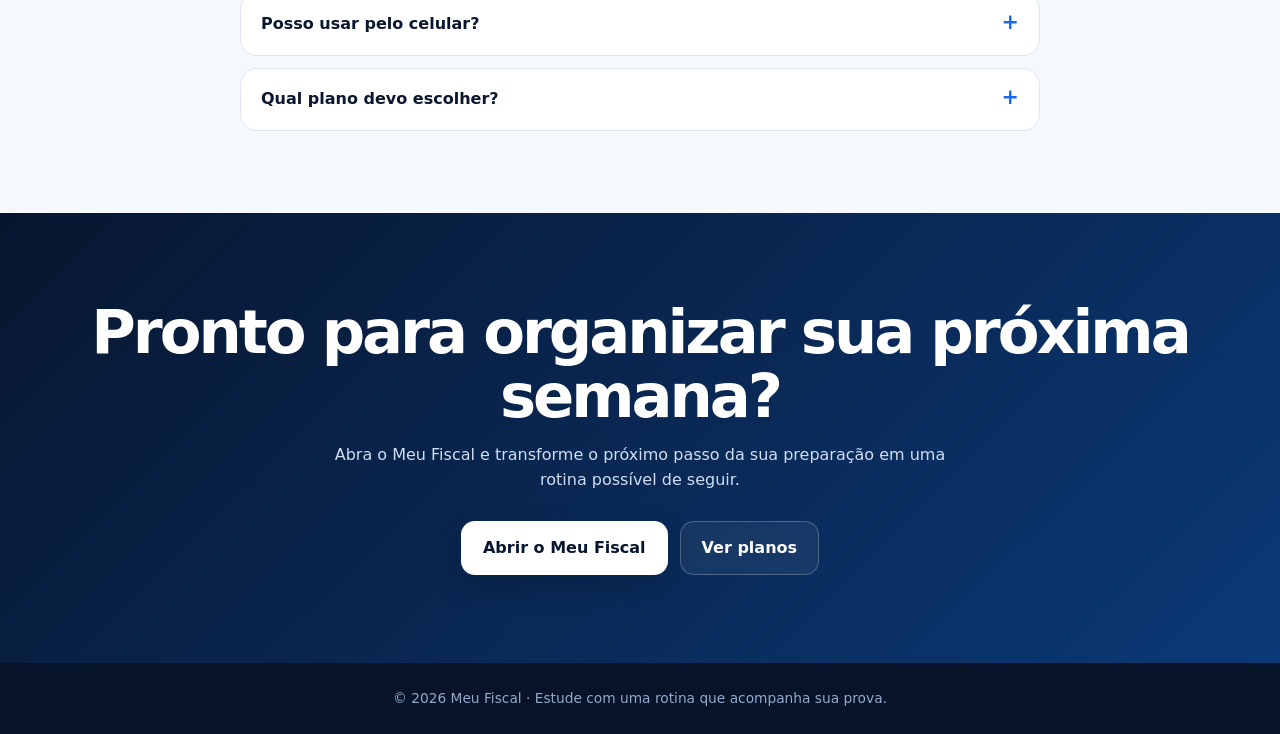
<file: meu-fiscal-pagina-vendas.html>
<!DOCTYPE html>
<html lang="pt-BR">
<head>
  <meta charset="UTF-8">
  <meta name="viewport" content="width=device-width, initial-scale=1.0">
  <meta name="description" content="Meu Fiscal — organize sua preparação, acompanhe sua evolução e estude com uma rotina que acompanha sua prova.">
  <title>Meu Fiscal — Estude com uma rotina que acompanha sua prova</title>
  <style>
    :root{
      --navy:#07162f;
      --navy-2:#0b2145;
      --blue:#1769ff;
      --blue-2:#4f8cff;
      --cyan:#5fd4ff;
      --bg:#f5f8fd;
      --surface:#ffffff;
      --text:#0b1730;
      --muted:#63708a;
      --line:#dfe7f2;
      --success:#16a46a;
      --shadow:0 20px 60px rgba(7,22,47,.10);
      --radius:24px;
    }
    *{box-sizing:border-box}
    html{scroll-behavior:smooth}
    body{
      margin:0;
      font-family:Inter,ui-sans-serif,system-ui,-apple-system,BlinkMacSystemFont,"Segoe UI",sans-serif;
      color:var(--text);
      background:var(--bg);
      line-height:1.55;
    }
    a{text-decoration:none;color:inherit}
    .container{width:min(1120px,calc(100% - 32px));margin:auto}
    .nav{
      position:sticky;top:0;z-index:50;
      background:rgba(7,22,47,.88);
      backdrop-filter:blur(16px);
      border-bottom:1px solid rgba(255,255,255,.08);
    }
    .nav-inner{height:72px;display:flex;align-items:center;justify-content:space-between;gap:20px}
    .brand{display:flex;align-items:center;gap:10px;color:#fff;font-weight:800;letter-spacing:-.02em}
    .brand-mark{
      width:38px;height:38px;border-radius:12px;
      display:grid;place-items:center;
      background:linear-gradient(135deg,var(--blue),var(--cyan));
      color:#fff;font-weight:900;
      box-shadow:0 8px 24px rgba(23,105,255,.3)
    }
    .nav-link{color:#d9e6ff;font-size:.92rem;font-weight:650}
    .nav-cta{background:#fff;color:var(--navy);padding:11px 17px;border-radius:12px;font-weight:800}
    .hero{
      position:relative;overflow:hidden;color:#fff;
      background:
        radial-gradient(circle at 80% 15%,rgba(95,212,255,.20),transparent 28%),
        radial-gradient(circle at 15% 30%,rgba(23,105,255,.25),transparent 32%),
        linear-gradient(135deg,var(--navy),#0a2a58 62%,#0b3977);
      padding:82px 0 96px;
    }
    .hero:after{
      content:"";position:absolute;inset:auto -10% -130px;
      height:220px;background:var(--bg);border-radius:50% 50% 0 0/100% 100% 0 0;
    }
    .hero-grid{display:grid;grid-template-columns:1.08fr .92fr;align-items:center;gap:60px;position:relative;z-index:2}
    .eyebrow{
      display:inline-flex;align-items:center;gap:8px;
      padding:7px 11px;border:1px solid rgba(255,255,255,.15);
      background:rgba(255,255,255,.08);border-radius:999px;
      color:#cfe5ff;font-size:.82rem;font-weight:750;margin-bottom:20px
    }
    h1{font-size:clamp(2.65rem,6vw,5rem);line-height:1.02;letter-spacing:-.055em;margin:0 0 22px;max-width:760px}
    .hero p{font-size:clamp(1.03rem,2vw,1.22rem);color:#d7e5fa;max-width:650px;margin:0 0 32px}
    .actions{display:flex;flex-wrap:wrap;gap:12px}
    .btn{
      min-height:54px;padding:0 21px;border-radius:14px;
      display:inline-flex;align-items:center;justify-content:center;
      font-weight:850;border:1px solid transparent;transition:.2s;
    }
    .btn:hover{transform:translateY(-2px)}
    .btn-primary{background:#fff;color:var(--navy);box-shadow:0 12px 30px rgba(0,0,0,.18)}
    .btn-secondary{border-color:rgba(255,255,255,.22);color:#fff;background:rgba(255,255,255,.06)}
    .hero-card{
      background:rgba(255,255,255,.08);border:1px solid rgba(255,255,255,.14);
      border-radius:30px;padding:24px;box-shadow:0 28px 70px rgba(0,0,0,.22);
      backdrop-filter:blur(18px)
    }
    .mock-head{display:flex;justify-content:space-between;align-items:center;margin-bottom:18px}
    .mock-title{font-weight:800}.dot{width:9px;height:9px;background:#52e39c;border-radius:50%;display:inline-block;margin-right:7px}
    .week{display:grid;gap:12px}
    .task{
      display:flex;align-items:center;gap:12px;padding:14px;
      border-radius:16px;background:rgba(255,255,255,.09)
    }
    .check{width:24px;height:24px;border-radius:8px;background:rgba(255,255,255,.16);display:grid;place-items:center;font-size:.8rem}
    .task strong{display:block;font-size:.9rem}.task small{color:#a9c0e2}
    section{padding:82px 0}
    .section-head{text-align:center;max-width:700px;margin:0 auto 44px}
    .section-head h2{font-size:clamp(2rem,4vw,3rem);line-height:1.08;letter-spacing:-.04em;margin:0 0 12px}
    .section-head p{margin:0;color:var(--muted);font-size:1.05rem}
    .benefits{display:grid;grid-template-columns:repeat(3,1fr);gap:18px}
    .card{
      background:var(--surface);border:1px solid var(--line);border-radius:var(--radius);
      padding:25px;box-shadow:0 10px 35px rgba(11,23,48,.05)
    }
    .icon{
      width:46px;height:46px;border-radius:14px;display:grid;place-items:center;
      background:#eaf2ff;color:var(--blue);font-weight:900;margin-bottom:18px
    }
    .card h3{margin:0 0 8px;font-size:1.12rem}.card p{margin:0;color:var(--muted)}
    .highlight{
      background:linear-gradient(135deg,#edf5ff,#fff);
      border:1px solid #d8e7ff
    }
    .plans{background:#fff}
    .plan-grid{display:grid;grid-template-columns:repeat(2,1fr);gap:20px;max-width:850px;margin:auto}
    .plan{position:relative;padding:30px}
    .plan.featured{border:2px solid var(--blue);box-shadow:0 20px 55px rgba(23,105,255,.13)}
    .tag{position:absolute;right:20px;top:20px;padding:6px 10px;border-radius:999px;background:#eaf2ff;color:var(--blue);font-size:.76rem;font-weight:850}
    .plan h3{font-size:1.35rem;margin:0 0 6px}.price{font-size:2.25rem;font-weight:900;letter-spacing:-.04em;margin:0 0 8px}.price span{font-size:.95rem;color:var(--muted);font-weight:600}
    .plan p{color:var(--muted);margin:0 0 22px}
    .plan .btn{width:100%}.btn-blue{background:var(--blue);color:#fff;box-shadow:0 12px 28px rgba(23,105,255,.22)}
    .steps{display:grid;grid-template-columns:repeat(3,1fr);gap:18px;counter-reset:step}
    .step{position:relative}.number{font-size:.82rem;font-weight:900;color:var(--blue);margin-bottom:18px}
    .number:before{counter-increment:step;content:"0" counter(step);display:inline-flex;width:40px;height:40px;align-items:center;justify-content:center;border-radius:12px;background:#eaf2ff;margin-right:10px}
    .faq{max-width:800px;margin:auto;display:grid;gap:12px}
    details{background:#fff;border:1px solid var(--line);border-radius:17px;padding:18px 20px}
    summary{cursor:pointer;font-weight:800;list-style:none;display:flex;justify-content:space-between;gap:15px}
    summary::-webkit-details-marker{display:none}
    summary:after{content:"+";color:var(--blue);font-size:1.3rem;line-height:1}
    details[open] summary:after{content:"−"}
    details p{color:var(--muted);margin:14px 0 0}
    .final{
      color:#fff;background:linear-gradient(135deg,var(--navy),#0b3977);
      text-align:center;padding:88px 0
    }
    .final h2{font-size:clamp(2.2rem,5vw,3.8rem);letter-spacing:-.05em;line-height:1.05;margin:0 0 15px}
    .final p{color:#cfdef3;max-width:620px;margin:0 auto 28px}
    footer{background:#061329;color:#94a9c9;padding:25px 0;text-align:center;font-size:.86rem}
    @media(max-width:800px){
      .nav-link{display:none}.nav-inner{height:64px}.hero{padding:58px 0 82px}
      .hero-grid{grid-template-columns:1fr;gap:35px}.hero-card{max-width:560px}
      .benefits,.steps,.plan-grid{grid-template-columns:1fr}
      section{padding:64px 0}.card{padding:22px}
    }
    @media(max-width:520px){
      .container{width:min(100% - 24px,1120px)}
      h1{font-size:2.65rem}.hero p{font-size:1rem}
      .actions{display:grid;grid-template-columns:1fr}.btn{width:100%}
      .hero-card{padding:18px;border-radius:22px}.plan{padding:24px}
      .section-head{margin-bottom:30px}
    }
  </style>
</head>
<body>
  <header class="nav">
    <div class="container nav-inner">
      <a class="brand" href="#top" aria-label="Meu Fiscal">
        <span class="brand-mark">MF</span><span>Meu Fiscal</span>
      </a>
      <nav><a class="nav-link" href="#beneficios">Benefícios</a></nav>
      <a class="nav-cta" href="#planos">Ver planos</a>
    </div>
  </header>

  <main id="top">
    <section class="hero">
      <div class="container hero-grid">
        <div>
          <div class="eyebrow">📚 Sua preparação, do seu jeito</div>
          <h1>Estude com uma rotina que acompanha sua prova.</h1>
          <p>Organize sua preparação, veja o que precisa fazer na semana e acompanhe sua evolução sem transformar o estudo em uma planilha impossível de manter.</p>
          <div class="actions">
            <a class="btn btn-primary" href="#planos">Começar agora</a>
            <a class="btn btn-secondary" href="https://meu-fiscal-mp-na-tela-inicial.vercel.app/">Conhecer o Meu Fiscal</a>
          </div>
        </div>
        <div class="hero-card" aria-label="Prévia da rotina semanal">
          <div class="mock-head"><span class="mock-title">Minha semana</span><span><i class="dot"></i>Em andamento</span></div>
          <div class="week">
            <div class="task"><span class="check">✓</span><div><strong>Revisão de Direito</strong><small>Hoje · 40 min</small></div></div>
            <div class="task"><span class="check">✓</span><div><strong>20 questões</strong><small>Conhecimentos específicos</small></div></div>
            <div class="task"><span class="check">•</span><div><strong>Simulado semanal</strong><small>Sábado · 1h30</small></div></div>
          </div>
        </div>
      </div>
    </section>

    <section id="beneficios">
      <div class="container">
        <div class="section-head">
          <h2>Tudo o que você precisa para estudar melhor</h2>
          <p>Uma experiência simples para transformar o planejamento em ação e acompanhar o caminho até a prova.</p>
        </div>
        <div class="benefits">
          <article class="card highlight"><div class="icon">✓</div><h3>Meu Plano</h3><p>Tenha uma visão clara da sua rotina e saiba o que estudar sem se perder no planejamento.</p></article>
          <article class="card"><div class="icon">Q</div><h3>Questões e revisão</h3><p>Organize seus momentos de prática e revisão para manter o conteúdo vivo.</p></article>
          <article class="card"><div class="icon">↗</div><h3>Acompanhe sua evolução</h3><p>Veja seu progresso e entenda como sua preparação está avançando.</p></article>
          <article class="card"><div class="icon">★</div><h3>Simulados</h3><p>Coloque seus conhecimentos à prova e acompanhe seu desempenho.</p></article>
          <article class="card"><div class="icon">▤</div><h3>Biblioteca</h3><p>Tenha seus materiais de apoio organizados para consultar quando precisar.</p></article>
          <article class="card"><div class="icon">♥</div><h3>Feito para a vida real</h3><p>Uma rotina que entende que você tem outras coisas para fazer — e mesmo assim quer avançar.</p></article>
        </div>
      </div>
    </section>

    <section id="planos" class="plans">
      <div class="container">
        <div class="section-head">
          <h2>Escolha seu plano</h2>
          <p>Comece com o que faz sentido para sua preparação e evolua no seu ritmo.</p>
        </div>
        <div class="plan-grid">
          <article class="card plan">
            <h3>Essencial</h3>
            <div class="price">R$ 25,90<span>/mês</span></div>
            <p>Para organizar sua preparação e manter uma rotina de estudos consistente.</p>
            <a class="btn btn-blue" href="https://mpago.la/21zCjoG" target="_blank" rel="noopener">Assinar Essencial</a>
          </article>
          <article class="card plan featured">
            <span class="tag">Completo</span>
            <h3>Completo</h3>
            <div class="price">R$ 35,90<span>/mês</span></div>
            <p>Para quem quer aproveitar uma experiência mais completa na preparação.</p>
            <a class="btn btn-blue" href="https://mpago.la/1VVJ6g5" target="_blank" rel="noopener">Assinar Completo</a>
          </article>
        </div>
      </div>
    </section>

    <section>
      <div class="container">
        <div class="section-head">
          <h2>Começar é simples</h2>
          <p>Você não precisa passar horas montando uma planilha para começar a estudar.</p>
        </div>
        <div class="steps">
          <article class="card step"><div class="number"></div><h3>Escolha seu plano</h3><p>Selecione a opção que combina com o seu momento.</p></article>
          <article class="card step"><div class="number"></div><h3>Abra o Meu Fiscal</h3><p>Acesse o aplicativo e encontre tudo no mesmo lugar.</p></article>
          <article class="card step"><div class="number"></div><h3>Monte sua rotina</h3><p>Organize sua semana e comece a acompanhar seu progresso.</p></article>
        </div>
      </div>
    </section>

    <section id="faq">
      <div class="container">
        <div class="section-head">
          <h2>Perguntas frequentes</h2>
          <p>As respostas para as dúvidas mais comuns antes de começar.</p>
        </div>
        <div class="faq">
          <details><summary>O pagamento é mensal?</summary><p>Sim. Os planos são apresentados com cobrança mensal.</p></details>
          <details><summary>Como faço para começar?</summary><p>Escolha seu plano, faça a assinatura e depois acesse o Meu Fiscal pelo aplicativo.</p></details>
          <details><summary>Posso usar pelo celular?</summary><p>Sim. O Meu Fiscal foi pensado para funcionar muito bem no celular, além de também poder ser acessado no desktop.</p></details>
          <details><summary>Qual plano devo escolher?</summary><p>Escolha o Essencial se você quer começar com uma rotina mais enxuta. O Completo é indicado para quem quer uma experiência mais completa de preparação.</p></details>
        </div>
      </div>
    </section>

    <section class="final">
      <div class="container">
        <h2>Pronto para organizar sua próxima semana?</h2>
        <p>Abra o Meu Fiscal e transforme o próximo passo da sua preparação em uma rotina possível de seguir.</p>
        <div class="actions" style="justify-content:center">
          <a class="btn btn-primary" href="https://meu-fiscal-mp-na-tela-inicial.vercel.app/" target="_blank" rel="noopener">Abrir o Meu Fiscal</a>
          <a class="btn btn-secondary" href="#planos">Ver planos</a>
        </div>
      </div>
    </section>
  </main>

  <footer>
    <div class="container">© 2026 Meu Fiscal · Estude com uma rotina que acompanha sua prova.</div>
  </footer>
</body>
</html>
</file>
<file: styles.css>
/* Meu Fiscal — Design System Mobile Premium */
:root{
  --bg:#F4F7FB;
  --surface:#FFFFFF;
  --surface-2:#EEF3FA;
  --surface-3:#E5ECF6;
  --text-strong:#0B1730;
  --text:#1B2A44;
  --text-muted:#52627A;
  --line:#D8E1EE;
  --primary:#155EEF;
  --primary-dark:#0B4ACB;
  --primary-soft:#E8F0FF;
  --success:#0F9F6E;
  --success-soft:#DDF7EC;
  --danger:#C92A3D;
  --danger-soft:#FCE7EA;
  --highlight:#F2B84B;
  --highlight-soft:#FFF3D6;
  --shadow-sm:0 3px 12px rgba(16,38,75,.07);
  --shadow:0 10px 28px rgba(16,38,75,.10);
  --shadow-lg:0 18px 45px rgba(16,38,75,.14);
  --radius-sm:12px;
  --radius:18px;
  --radius-lg:24px;
  --radius-pill:999px;
  --focus:0 0 0 4px rgba(21,94,239,.18);
}
*{box-sizing:border-box}
html,body{margin:0;min-height:100%;background:var(--bg);color:var(--text);font-family:Inter,ui-sans-serif,system-ui,-apple-system,BlinkMacSystemFont,"Segoe UI",sans-serif}
body{padding-bottom:calc(86px + env(safe-area-inset-bottom, 0px));-webkit-font-smoothing:antialiased}
button,input,select,textarea{font:inherit}
button{cursor:pointer}
.app-shell{width:min(100%,520px);margin:0 auto;padding:18px 16px 28px}
h1,h2,h3,p{margin-top:0}
h1{font-size:clamp(27px,7vw,32px);line-height:1.08;letter-spacing:-.035em;margin-bottom:7px;color:var(--text-strong);font-weight:800}
h2{font-size:21px;line-height:1.2;letter-spacing:-.02em;margin-bottom:11px;color:var(--text-strong);font-weight:780}
h3{font-size:17px;line-height:1.25;margin-bottom:7px;color:var(--text-strong);font-weight:750}
p{line-height:1.55;margin-bottom:0}
.muted{color:var(--text-muted)}
.small{font-size:13px;line-height:1.48}
.stack{display:grid;gap:13px}
.grid-2{display:grid;grid-template-columns:1fr 1fr;gap:11px}
.card{background:var(--surface);border:1px solid var(--line);border-radius:var(--radius);padding:18px;box-shadow:var(--shadow-sm)}
.hero{background:linear-gradient(135deg,#0B1B3A 0%,#1247A7 58%,#155EEF 100%);color:#fff;border:0;box-shadow:var(--shadow);padding:20px}
.hero h1,.hero h2,.hero h3{color:#fff}
.hero .muted{color:#E2EBFA}
.eyebrow{text-transform:uppercase;letter-spacing:.1em;font-size:10px;line-height:1.2;font-weight:850;color:var(--text-muted)}
.hero .eyebrow{color:#C9DAFF}
.stat{font-size:32px;font-weight:850;letter-spacing:-.035em;line-height:1}
.btn{min-height:52px;border:0;border-radius:14px;padding:13px 17px;font-weight:800;display:inline-flex;align-items:center;justify-content:center;gap:8px;transition:transform .16s ease,background .16s ease,box-shadow .16s ease}
.btn:focus-visible,.icon-btn:focus-visible,.nav-btn:focus-visible{outline:none;box-shadow:var(--focus)}
.btn:active{transform:translateY(1px)}
.btn-primary{background:var(--primary);color:#fff;box-shadow:0 7px 16px rgba(21,94,239,.22)}
.btn-primary:hover{background:var(--primary-dark)}
.btn-secondary{background:var(--primary-soft);color:#0B4ACB;border:1px solid #C7D8FF}
.btn-ghost{background:var(--surface-2);color:var(--text-strong)}
.btn-danger{background:var(--danger-soft);color:#9F2031;border:1px solid #F3C8CE}
.btn-block{width:100%}
.icon-btn{border:1px solid var(--line);background:var(--surface);color:var(--text-strong);padding:9px;border-radius:13px;font-size:18px;min-width:42px;min-height:42px;box-shadow:var(--shadow-sm)}
.row{display:flex;align-items:center;justify-content:space-between;gap:10px}
.wrap{flex-wrap:wrap}
.topbar{
  display:flex;
  align-items:center;
  justify-content:space-between;
  gap:14px;
  margin-bottom:20px;
  padding:20px 18px;
  border-radius:26px;
  background:linear-gradient(135deg,#F8FAFF 0%,#EAF2FF 100%);
  border:1px solid #DCE7F7;
  box-shadow:0 8px 24px rgba(16,38,75,.08);
}

.topbar h1{
  margin-bottom:5px;
  font-size:30px;
  line-height:1.05;
}

.topbar .eyebrow{
  color:#52627A;
  font-size:11px;
  letter-spacing:.12em;
}

.topbar .muted{
  color:#52627A;
}
.topbar h1{margin-bottom:4px}
.section{margin-top:18px}
.badge{display:inline-flex;align-items:center;padding:7px 10px;border-radius:var(--radius-pill);background:var(--primary-soft);color:#0B4ACB;border:1px solid #C7D8FF;font-size:11px;font-weight:800;line-height:1.1}
.progress{height:9px;background:var(--surface-3);border-radius:var(--radius-pill);overflow:hidden}
.progress>span{display:block;height:100%;background:var(--primary);border-radius:inherit}
.material{position:relative}
.material.locked{opacity:.86}
.material .lock{position:absolute;right:15px;top:15px;font-size:19px}
.material-title{padding-right:28px}
.area-grid{display:grid;grid-template-columns:1fr 1fr;gap:12px}
.area-card{border:1px solid rgba(11,23,48,.07);border-radius:var(--radius);min-height:138px;padding:16px;text-align:left;color:var(--text-strong);box-shadow:var(--shadow-sm);display:flex;flex-direction:column;justify-content:space-between;transition:transform .16s ease,box-shadow .16s ease}
.area-card:active{transform:scale(.985)}
.area-card:nth-child(1){background:#E7F0FF}.area-card:nth-child(2){background:#E2F7EE}.area-card:nth-child(3){background:#FFF3D6}
.area-card:nth-child(4){background:#FBE8EE}.area-card:nth-child(5){background:#EEE9FF}.area-card:nth-child(6){background:#E1F7FA}
.area-icon{width:58px;height:58px;object-fit:contain;display:block;align-self:flex-start}.area-name{font-weight:850;font-size:16px}.area-desc{font-size:12px;line-height:1.4;color:#3F5068}
.task{display:flex;gap:12px;align-items:flex-start;padding:14px 0;border-bottom:1px solid var(--line)}
.task:last-child{border-bottom:0}
.check{width:24px;height:24px;accent-color:var(--primary);flex:0 0 auto;margin-top:1px}
.task b{color:var(--text-strong);line-height:1.35}
.task.done .task-text{text-decoration:line-through;color:var(--text-muted)}
.field{display:grid;gap:7px}.field label{font-size:13px;font-weight:800;color:var(--text-strong)}
.field input,.field select,.field textarea{width:100%;border:1px solid #C9D4E4;border-radius:14px;padding:13px 14px;background:var(--surface);color:var(--text-strong);outline:none;min-height:48px}
.field textarea{min-height:100px;resize:vertical}
.field input:focus,.field select:focus,.field textarea:focus{border-color:var(--primary);box-shadow:var(--focus)}
.form-grid{display:grid;gap:13px}
.list-item{display:flex;align-items:center;gap:12px;padding:13px 0;border-bottom:1px solid var(--line)}
.list-item:last-child{border-bottom:0}
.avatar{width:46px;height:46px;border-radius:14px;background:var(--primary-soft);display:grid;place-items:center;font-weight:850;color:#0B4ACB}
.empty{padding:30px 10px;text-align:center;color:var(--text-muted)}
.bottom-nav{position:fixed;z-index:20;bottom:0;left:50%;transform:translateX(-50%);width:min(100%,520px);display:grid;grid-template-columns:repeat(5,1fr);padding:9px 8px calc(9px + env(safe-area-inset-bottom, 0px));min-height:68px;background:rgba(255,255,255,.97);backdrop-filter:blur(18px);border-top:1px solid var(--line);box-shadow:0 -8px 24px rgba(16,38,75,.08)}
.nav-btn{border:0;background:transparent;color:#53627A;padding:7px 3px;border-radius:13px;font-size:10px;font-weight:800}
.nav-btn img{display:block;width:24px;height:24px;object-fit:contain;margin:0 auto 2px}.nav-btn.active{color:var(--primary);background:var(--primary-soft)}
.modal-backdrop{position:fixed;inset:0;background:rgba(7,18,39,.58);z-index:40;display:flex;align-items:flex-end;justify-content:center}
.modal{width:min(100%,520px);max-height:90vh;overflow:auto;background:var(--surface);border:1px solid var(--line);border-radius:26px 26px 0 0;padding:21px;box-shadow:var(--shadow-lg)}
.price{font-size:28px;font-weight:850}.price small{font-size:13px;font-weight:600;color:var(--text-muted)}
.paywall{border:1px dashed #AFC4ED;background:#F5F8FF}
.toast{position:fixed;left:50%;bottom:98px;transform:translate(-50%,12px);z-index:60;background:#0B1730;color:#fff;padding:12px 16px;border-radius:13px;font-size:13px;opacity:0;pointer-events:none;transition:.2s;max-width:calc(100% - 32px);text-align:center;box-shadow:var(--shadow-lg)}
.toast.show{opacity:1;transform:translate(-50%,0)}
.onboarding{min-height:100vh;display:grid;align-items:center}
.onboarding .card{padding:24px}
.kpi{display:grid;grid-template-columns:repeat(2,1fr);gap:11px}.kpi .card{box-shadow:none}
@media(max-width:360px){.app-shell{padding-inline:13px}.card{padding:16px}.area-grid{gap:9px}.area-card{padding:14px;min-height:132px}}
@media(min-width:521px){body{padding-bottom:0}.bottom-nav{bottom:12px;border:1px solid var(--line);border-radius:22px;box-shadow:var(--shadow)}}

/* Materiais para imprimir — HTML/CSS nativo, sem biblioteca externa. */
#print-sheet{display:none}
@media print{
  @page{size:A4 portrait;margin:0}
  html,body{margin:0!important;padding:0!important;background:#fff!important;color:#000!important}
  body>*:not(#print-sheet){display:none!important}
  #print-sheet{display:flex!important;position:relative;width:210mm;min-height:297mm;margin:0;background:#fff;color:#000;box-sizing:border-box;padding:14mm;flex-direction:column;overflow:hidden;font-family:Arial,Helvetica,sans-serif}
  .print-header{border-bottom:1.2px solid #000;padding-bottom:5mm;margin-bottom:6mm}
  .print-header h1{font-size:20pt;line-height:1.15;margin:0;color:#000;font-weight:800}
  .print-content{flex:1;min-height:0}
  .print-footer{border-top:1px solid #000;padding-top:4mm;margin-top:5mm;font-size:9.5pt;line-height:1.35;color:#000}
  .print-table-wrap{width:100%}
  .print-table{width:100%;border-collapse:collapse;table-layout:fixed;font-size:9.5pt}
  .print-table th,.print-table td{border:1px solid #000;padding:3mm 2mm;vertical-align:middle}
  .print-table th{font-weight:800;text-align:left;height:12mm}
  .print-table td{height:20mm}
  .print-cards{display:grid;grid-template-columns:1fr 1fr;gap:7mm}
  .print-card{position:relative;min-height:72mm;border:1px dashed #000;padding:8mm 7mm 7mm;break-inside:avoid}
  .print-card-num{position:absolute;top:3mm;right:4mm;font-size:8pt;font-weight:700}
  .print-card h3{font-size:12.5pt;margin:0 0 4mm;color:#000}
  .print-card p{font-size:10pt;line-height:1.45;margin:0}
  .write-lines{margin-top:9mm;display:grid;gap:7mm}
  .write-lines span,.answer-lines span{display:block;border-bottom:1px solid #000;height:5mm}
  .print-fields{display:grid;gap:7mm}
  .print-field{break-inside:avoid}
  .print-field h3{font-size:11.5pt;margin:0 0 3mm;color:#000}
  .answer-lines{display:grid;gap:5mm}
  .print-image-cards{display:grid;grid-template-columns:1fr 1fr;gap:7mm}
  .print-image-card{border:1px dashed #000;min-height:75mm;padding:5mm;display:flex;flex-direction:column;align-items:center;justify-content:center;text-align:center;break-inside:avoid}
  .print-image-card img{width:42mm;height:42mm;object-fit:contain;margin-bottom:4mm}
  .print-image-card h3{font-size:12pt;margin:0;color:#000}
}

/* Renovação de assinatura: semana, coleção e histórico */
.collection-highlight{border:1px solid #9FBFFF;background:linear-gradient(180deg,#F5F8FF 0%,#FFFFFF 100%)}
.collection-block{padding-top:14px;margin-top:14px;border-top:1px solid var(--line)}
.collection-block:first-of-type{border-top:0;margin-top:0;padding-top:0}
.history-section{border-top:1px solid var(--line);padding-top:16px;margin-top:16px}
.history-entry{border-left:3px solid var(--primary);padding:10px 0 10px 13px;margin-top:10px;background:var(--surface-2);border-radius:0 12px 12px 0}
.history-entry p{margin:5px 0 0;line-height:1.55;white-space:normal}
.center-text{text-align:center}

/* iPhone safe-area: keep the fixed bottom navigation above the home indicator. */
html{background:var(--bg)}
@supports(padding:max(0px)){
  .bottom-nav{padding-bottom:max(9px, env(safe-area-inset-bottom));}
  body{padding-bottom:max(86px, calc(86px + env(safe-area-inset-bottom)));}
}
</file>
